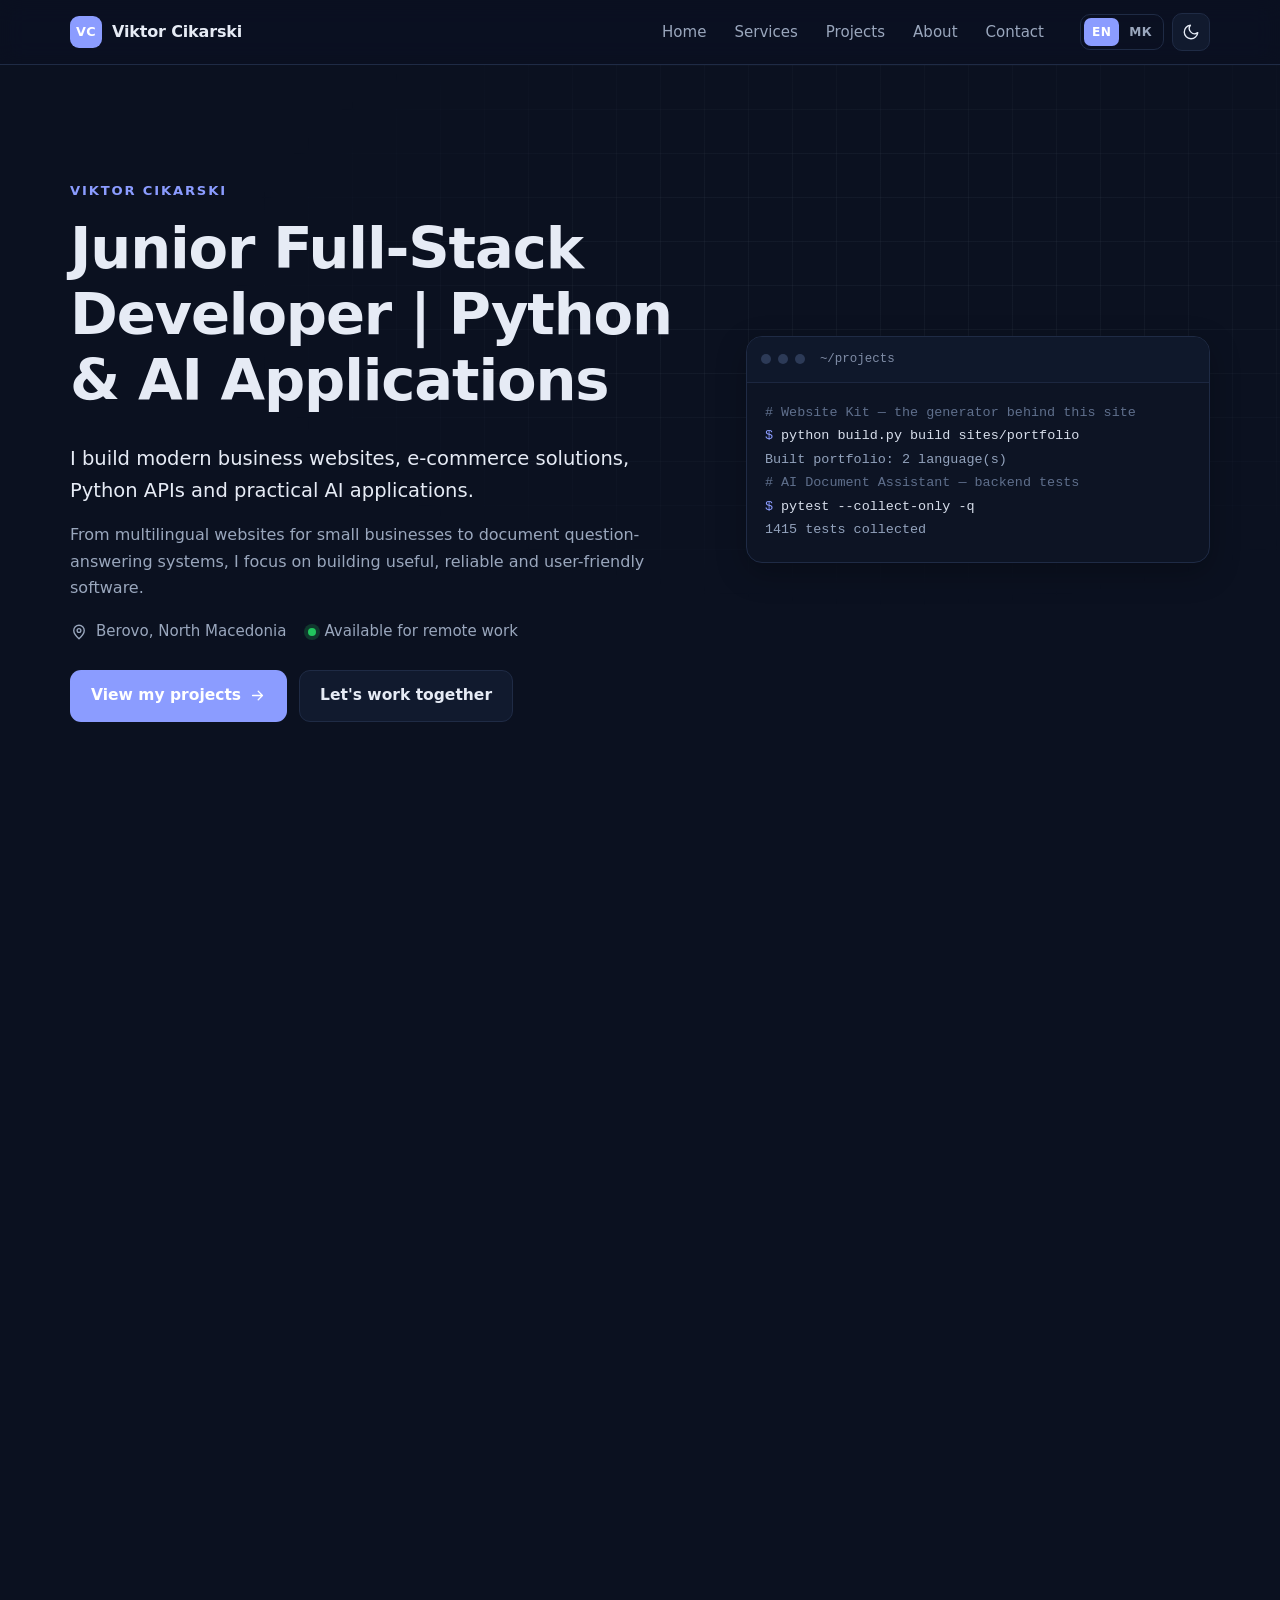
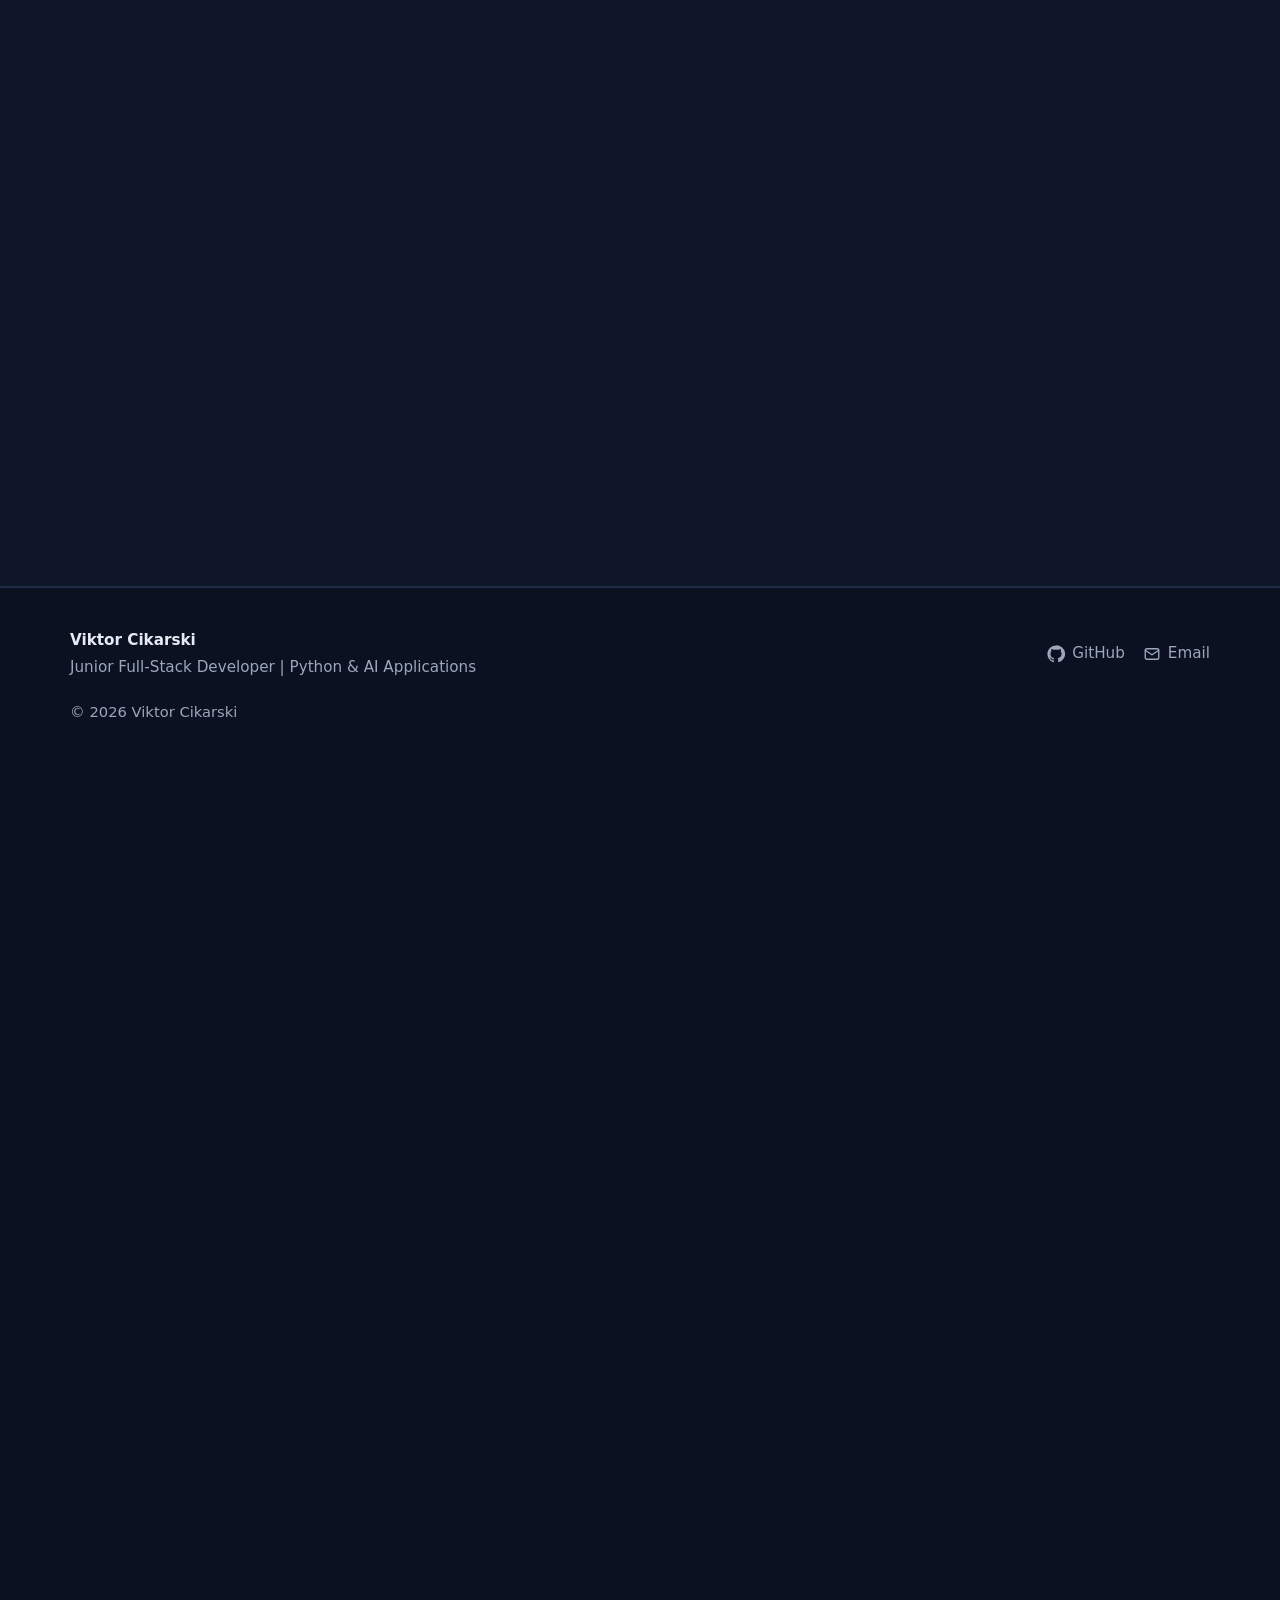
<file: index.html>
<!doctype html><html><head><meta charset="utf-8"><meta name="robots" content="noindex"><meta http-equiv="refresh" content="0; url=portfolio.html"><link rel="canonical" href="portfolio.html"></head><body><a href="portfolio.html">portfolio.html</a></body></html>
</file>
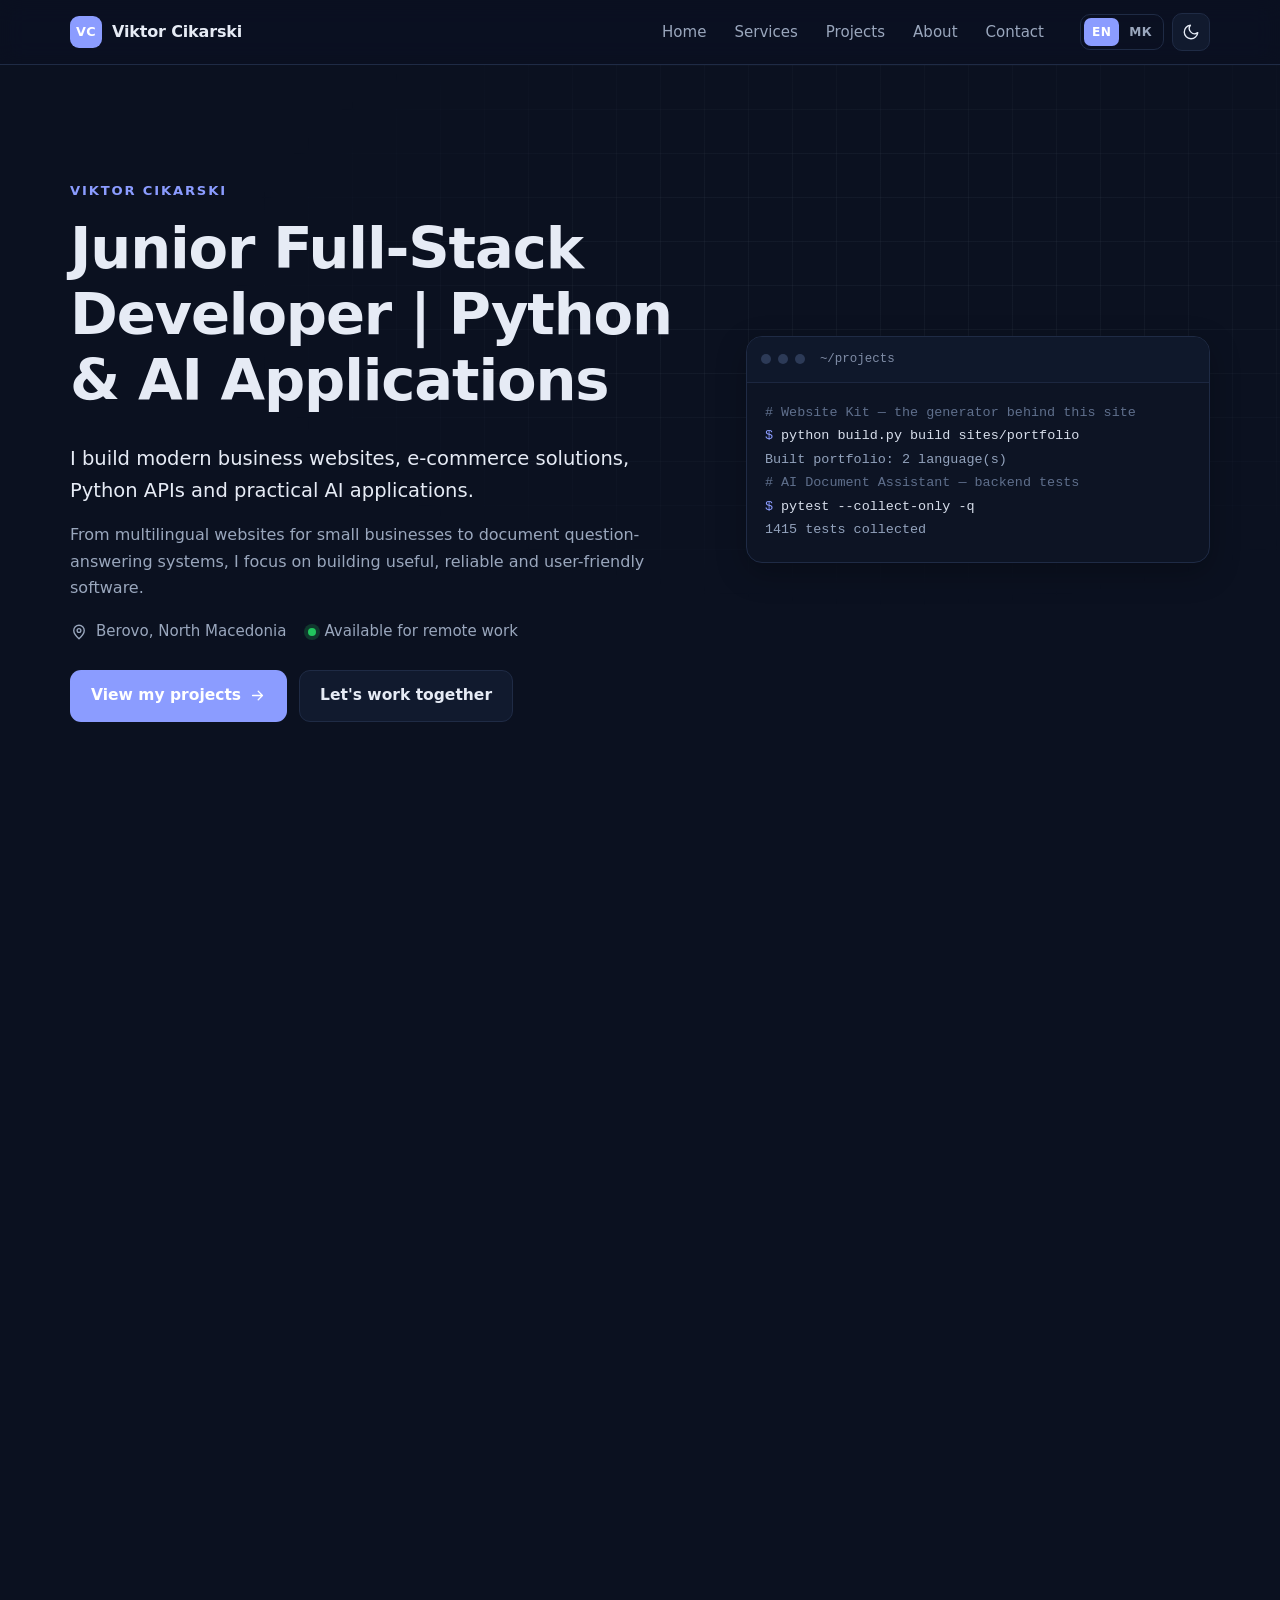
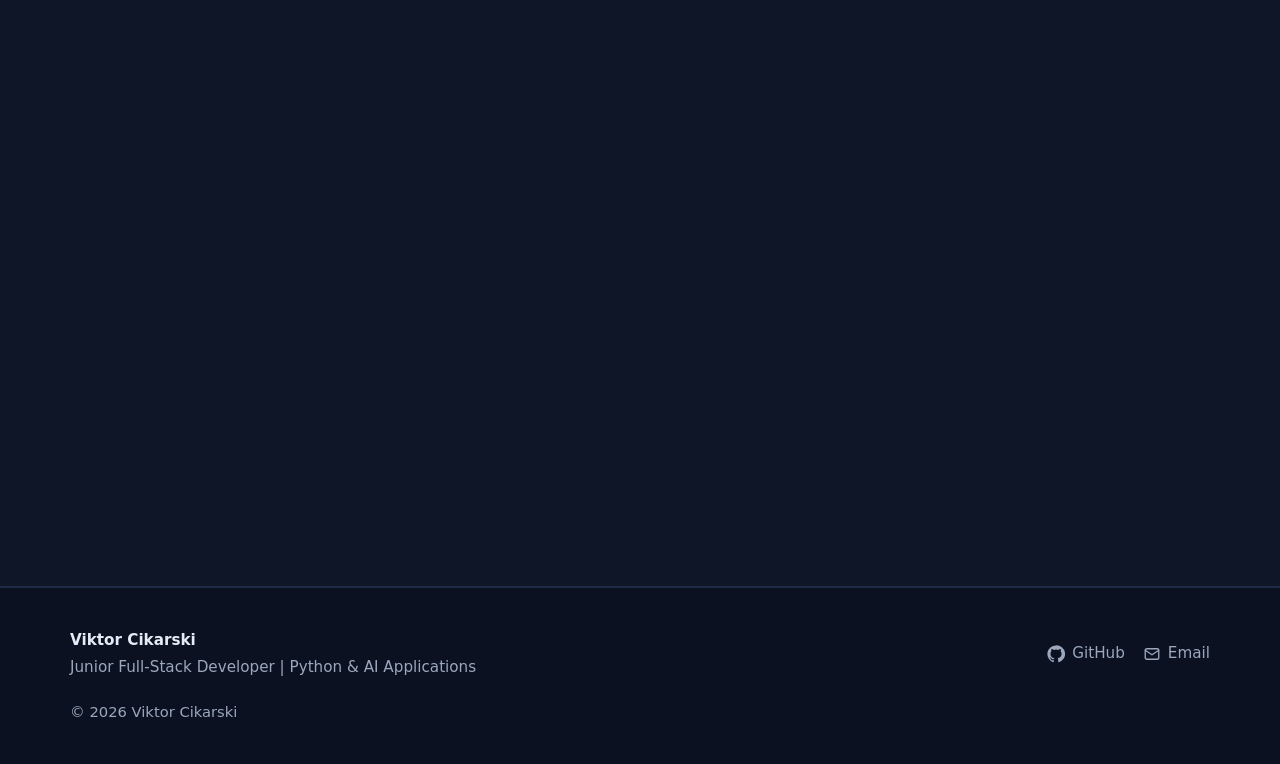
<file: en/index.html>
<!doctype html><html><head><meta charset="utf-8"><meta name="robots" content="noindex"><meta http-equiv="refresh" content="0; url=../portfolio.html"><link rel="canonical" href="../portfolio.html"></head><body><a href="../portfolio.html">../portfolio.html</a></body></html>
</file>
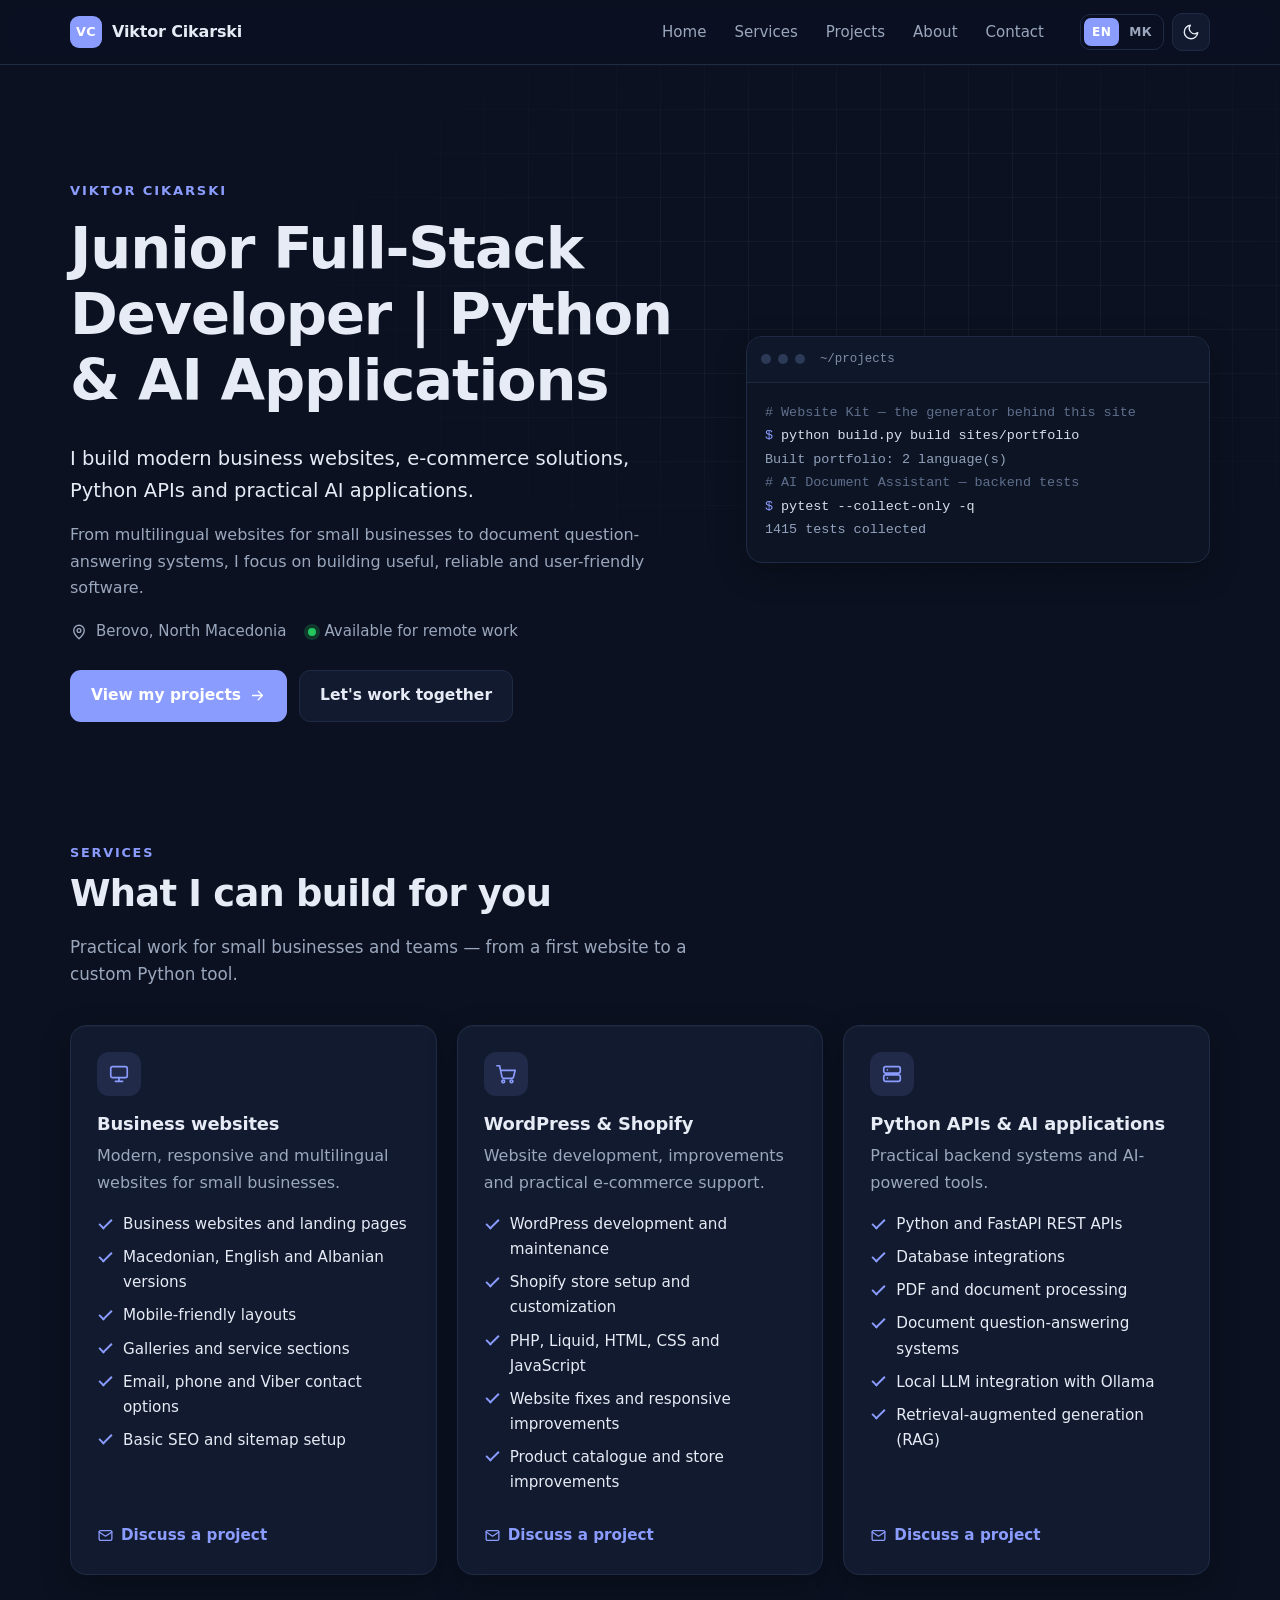
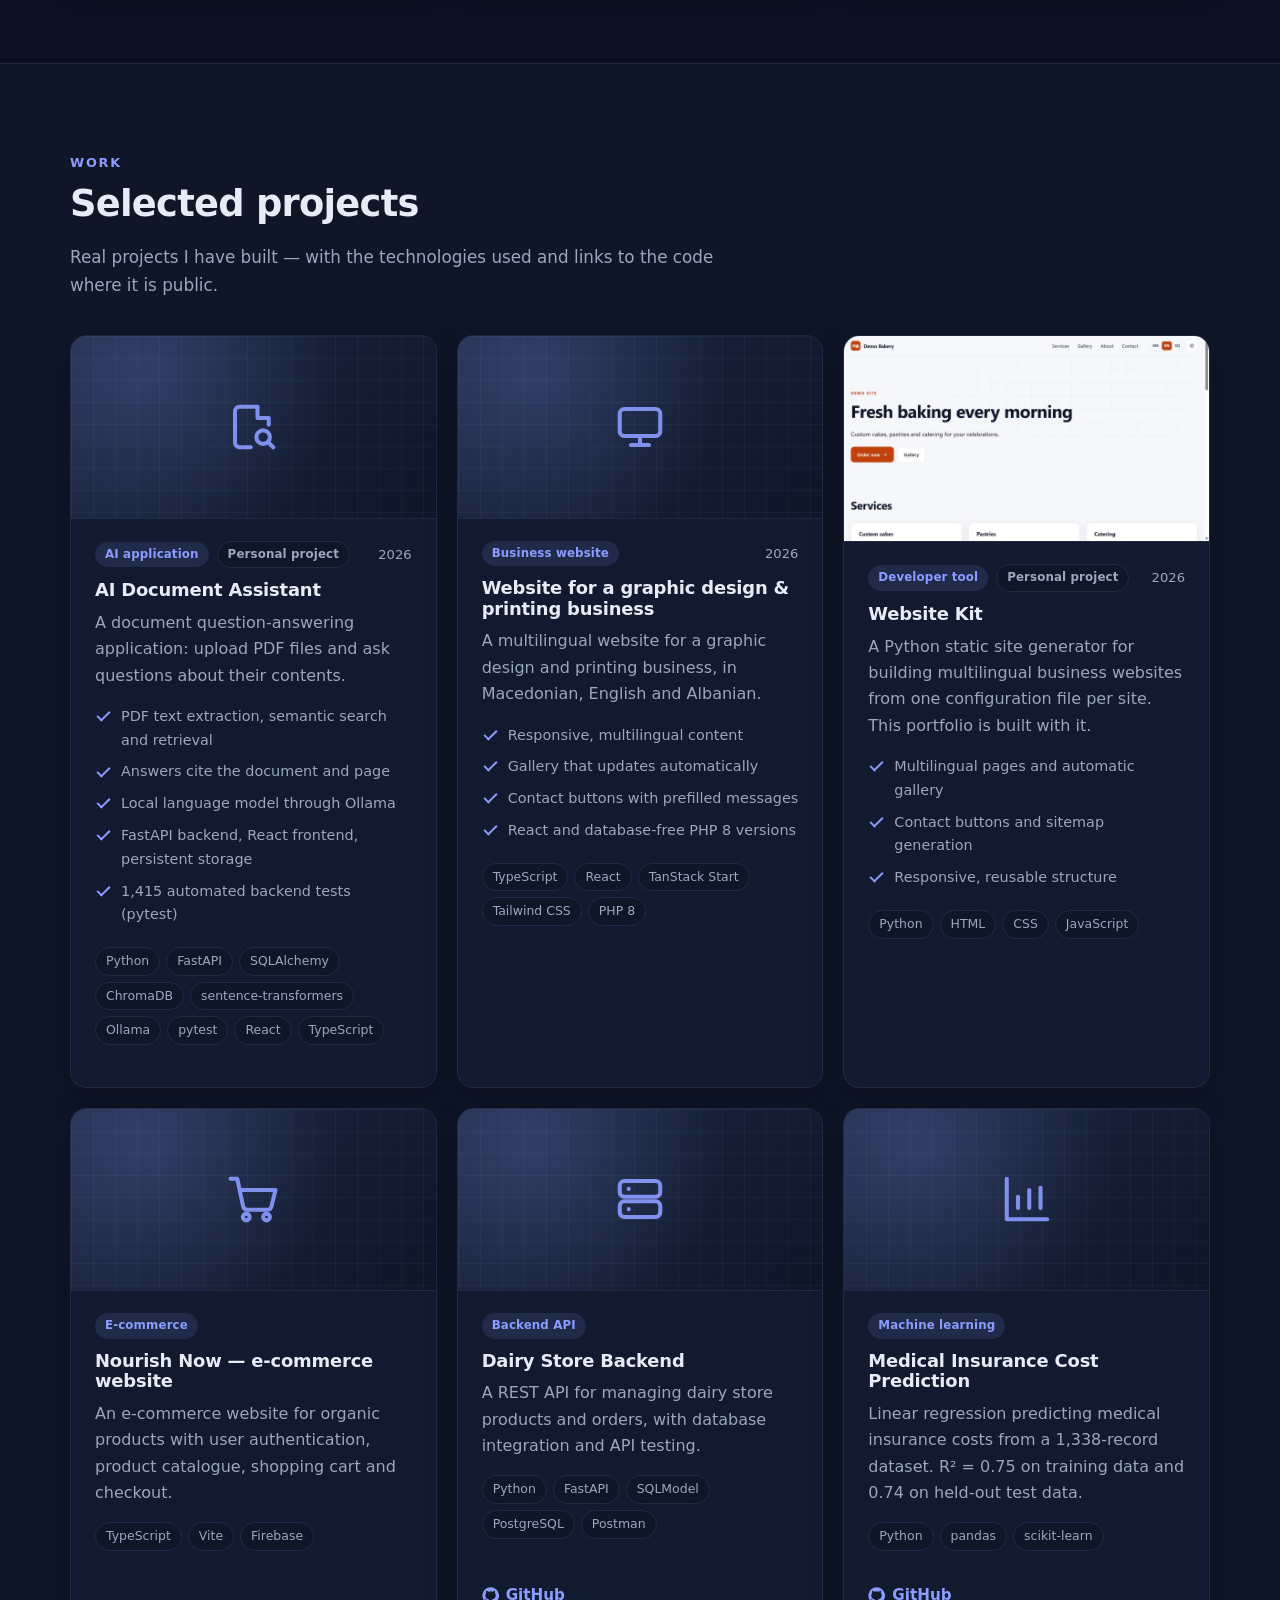
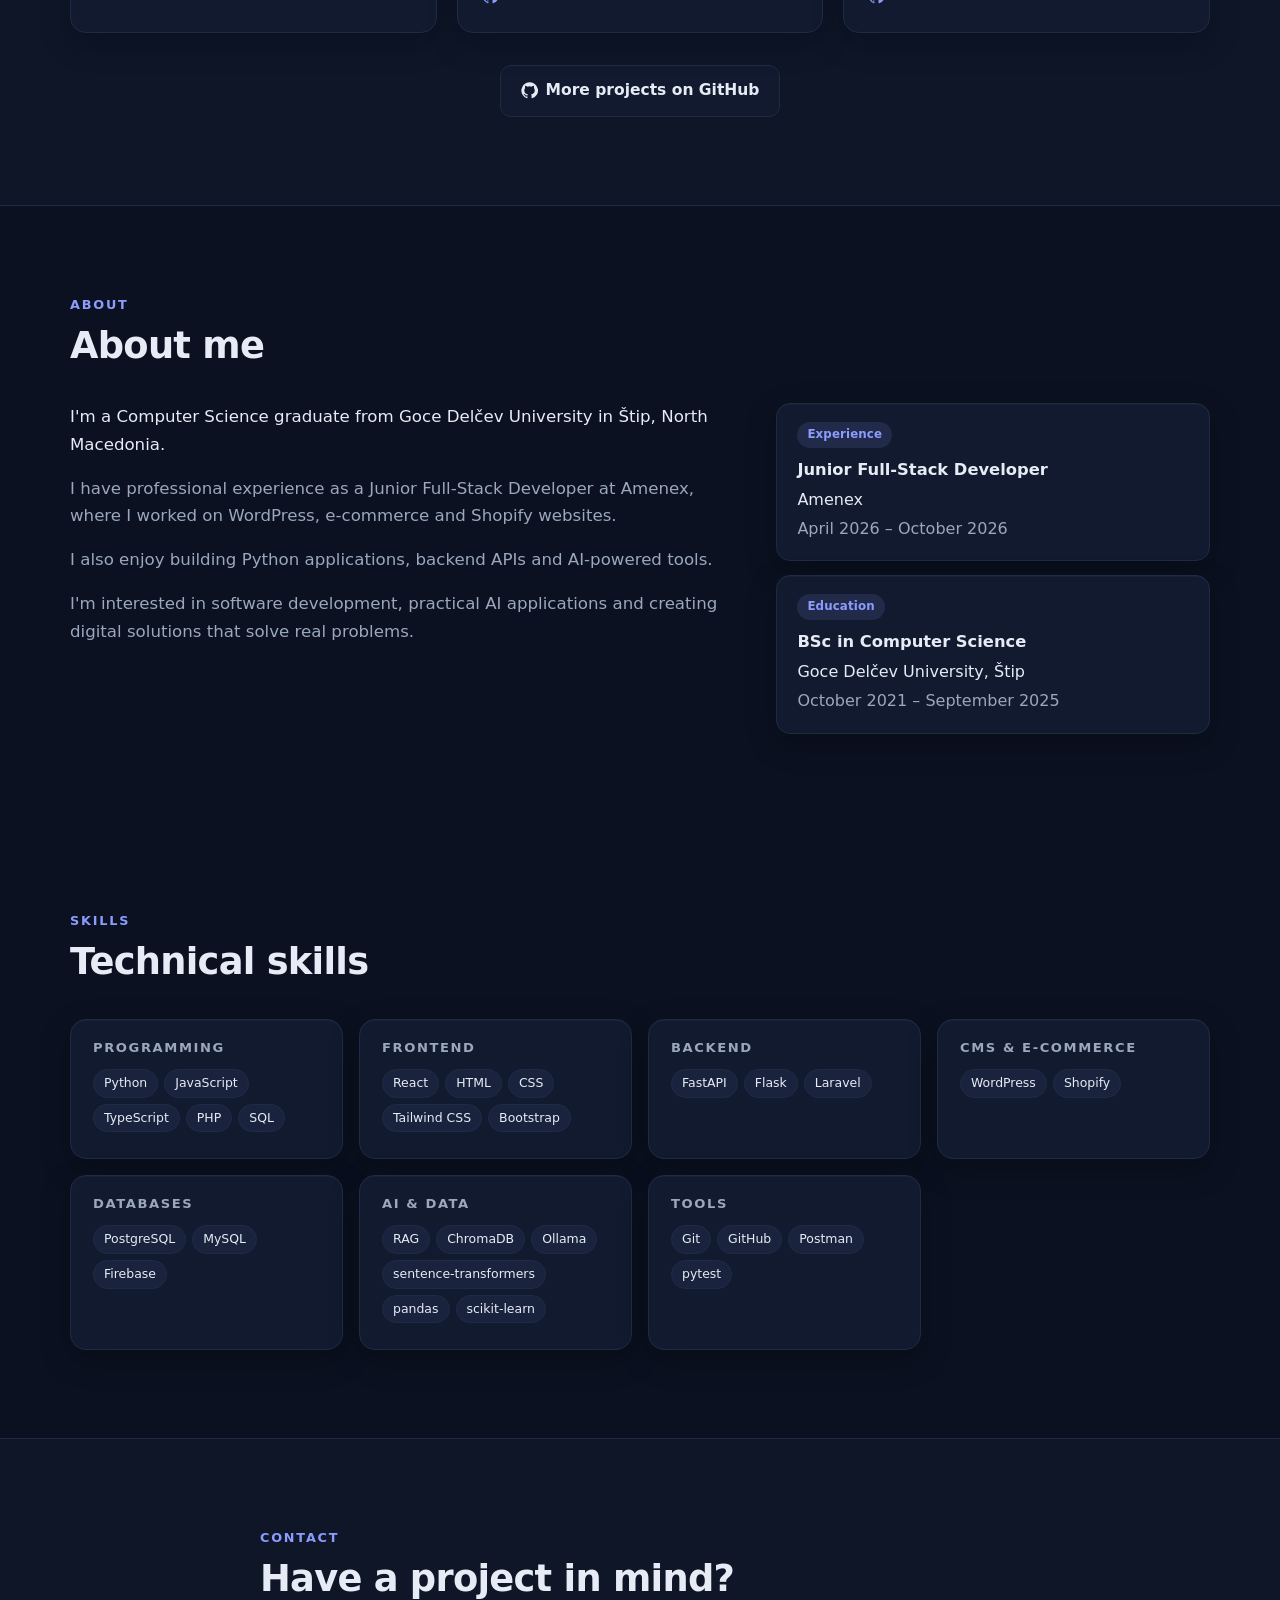
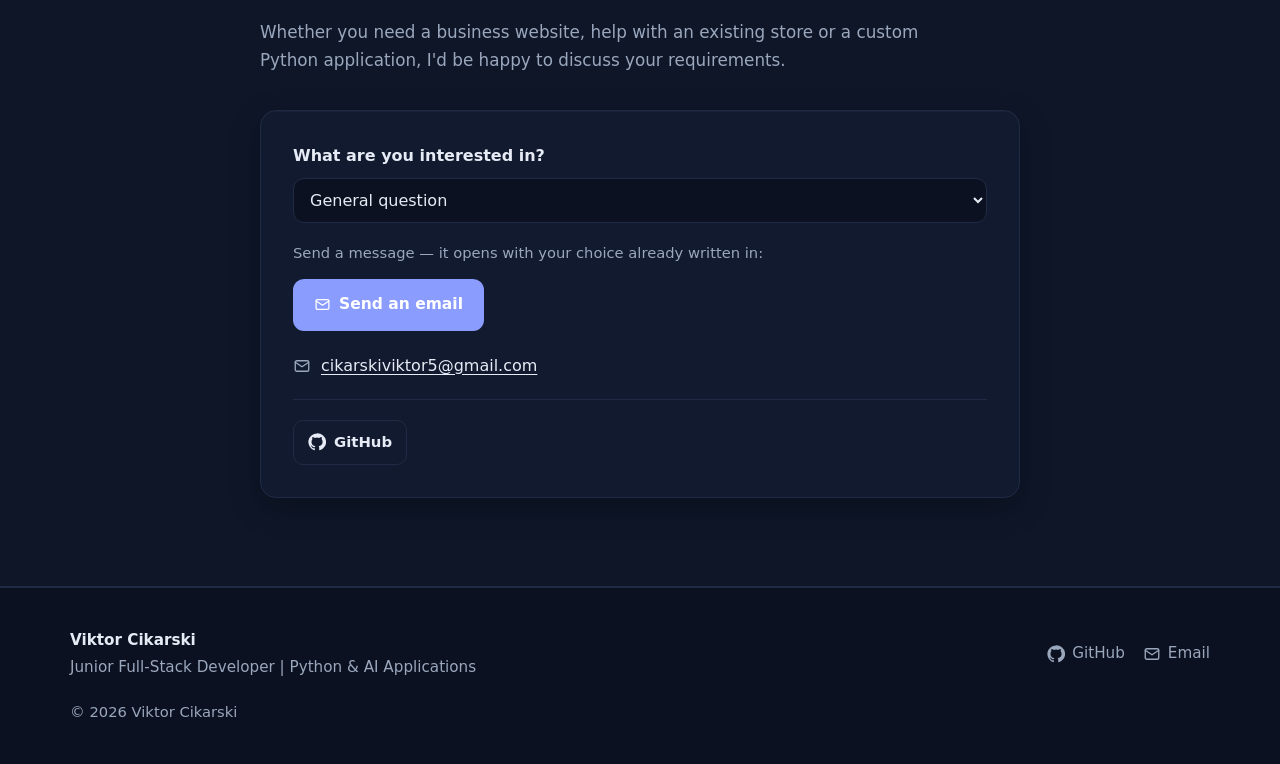
<file: portfolio.html>
<!doctype html>
<html lang="en">
<head>
<meta charset="utf-8">
<meta name="viewport" content="width=device-width, initial-scale=1">
<title>Viktor Cikarski — Junior Full-Stack Developer | Python &amp; AI Applications</title>
<meta name="description" content="Business websites, WordPress and Shopify stores, Python APIs and practical AI applications. Based in Berovo, North Macedonia, available for remote work.">
<meta property="og:title" content="Viktor Cikarski — Junior Full-Stack Developer | Python &amp; AI Applications">
<meta property="og:description" content="Business websites, WordPress and Shopify stores, Python APIs and practical AI applications. Based in Berovo, North Macedonia, available for remote work.">
<meta property="og:type" content="website">
<meta property="og:site_name" content="Viktor Cikarski">
<meta property="og:locale" content="en_US">
<meta name="twitter:card" content="summary_large_image">
<link rel="canonical" href="https://cikara22.github.io/portfolio.html">
<meta property="og:url" content="https://cikara22.github.io/portfolio.html">
<link rel="alternate" hreflang="en" href="https://cikara22.github.io/portfolio.html">
<link rel="alternate" hreflang="mk" href="https://cikara22.github.io/mk/portfolio.html">
<link rel="alternate" hreflang="x-default" href="https://cikara22.github.io/portfolio.html">
<meta property="og:image" content="https://cikara22.github.io/images/og-image.jpg">
<meta name="twitter:image" content="https://cikara22.github.io/images/og-image.jpg">
<meta name="author" content="Viktor Cikarski">
<meta name="theme-color" content="#4f5bd5">
<link rel="icon" href="favicon.svg?v=47183268ee" type="image/svg+xml">
<script>(function(){var d=document.documentElement,t=null;try{t=localStorage.getItem('theme')}catch(e){}if(t!=='light'&&t!=='dark'){t='dark';if(t==='auto')t=window.matchMedia&&matchMedia('(prefers-color-scheme: dark)').matches?'dark':'light'}d.setAttribute('data-theme',t);d.classList.add('js')})();</script>
<link rel="stylesheet" href="assets/portfolio.css?v=47183268ee">
<style>:root{--accent:#4f5bd5;--on-accent:#ffffff}[data-theme=dark]{--accent:#8b9cff;--on-accent:#ffffff}@media (prefers-color-scheme: dark){:root:not([data-theme]){--accent:#8b9cff;--on-accent:#ffffff}}</style>
</head>
<body>
<a class="skip-link" href="#main">Skip to content</a>

<header class="site-header">
  <div class="container header-inner">
    <a class="brand" href="#top"><span class="brand-mark" aria-hidden="true">VC</span><span>Viktor Cikarski</span></a>
    <nav class="nav" id="site-nav" aria-label="Main menu"><a href="#top">Home</a><a href="#services">Services</a><a href="#projects">Projects</a><a href="#about">About</a><a href="#contact">Contact</a></nav>
    <div class="header-tools">
      <div class="langs" aria-label="Language"><a href="portfolio.html" hreflang="en" lang="en" aria-current="true">EN</a><a href="mk/portfolio.html" hreflang="mk" lang="mk">МК</a></div>
      <button type="button" class="icon-btn theme-toggle" aria-label="Switch light/dark theme" title="Switch light/dark theme"><svg class="icon icon-sun" viewBox="0 0 24 24" fill="none" stroke="currentColor" stroke-width="1.8" stroke-linecap="round" stroke-linejoin="round" aria-hidden="true"><circle cx="12" cy="12" r="4"/><path d="M12 2v2M12 20v2M4.9 4.9l1.4 1.4M17.7 17.7l1.4 1.4M2 12h2M20 12h2M4.9 19.1l1.4-1.4M17.7 6.3l1.4-1.4"/></svg><svg class="icon icon-moon" viewBox="0 0 24 24" fill="none" stroke="currentColor" stroke-width="1.8" stroke-linecap="round" stroke-linejoin="round" aria-hidden="true"><path d="M21 12.8A9 9 0 1 1 11.2 3a7 7 0 0 0 9.8 9.8z"/></svg></button>
      <button type="button" class="icon-btn menu-toggle" aria-controls="site-nav" aria-expanded="false" aria-label="Main menu"><svg class="icon icon-open" viewBox="0 0 24 24" fill="none" stroke="currentColor" stroke-width="1.8" stroke-linecap="round" stroke-linejoin="round" aria-hidden="true"><path d="M4 7h16M4 12h16M4 17h16"/></svg><svg class="icon icon-close" viewBox="0 0 24 24" fill="none" stroke="currentColor" stroke-width="1.8" stroke-linecap="round" stroke-linejoin="round" aria-hidden="true"><path d="M6 6l12 12M18 6 6 18"/></svg></button>
    </div>
  </div>
</header>
<main id="main">

<section class="hero" id="top">
  <div class="container hero-inner has-visual">
    <div class="hero-copy">
      <p class="eyebrow">Viktor Cikarski</p>
      <h1>Junior Full-Stack Developer | Python &amp; AI Applications</h1>
      <p class="lead">I build modern business websites, e-commerce solutions, Python APIs and practical AI applications.</p><p class="hero-text">From multilingual websites for small businesses to document question-answering systems, I focus on building useful, reliable and user-friendly software.</p>
      <p class="hero-meta"><span><svg class="icon" viewBox="0 0 24 24" fill="none" stroke="currentColor" stroke-width="1.8" stroke-linecap="round" stroke-linejoin="round" aria-hidden="true"><path d="M12 21s-7-6.2-7-11a7 7 0 0 1 14 0c0 4.8-7 11-7 11z"/><circle cx="12" cy="10" r="2.5"/></svg>Berovo, North Macedonia</span><span><i class="status-dot"></i>Available for remote work</span></p>
      <div class="actions"><a class="btn btn-primary" href="#projects">View my projects<svg class="icon" viewBox="0 0 24 24" fill="none" stroke="currentColor" stroke-width="1.8" stroke-linecap="round" stroke-linejoin="round" aria-hidden="true"><path d="M5 12h14M13 6l6 6-6 6"/></svg></a><a class="btn btn-ghost" href="#contact">Let&#x27;s work together</a></div>
    </div>
    
    <figure class="terminal" aria-hidden="true">
      <div class="terminal-bar"><span></span><span></span><span></span><em>~/projects</em></div>
      <pre><code><span class="t-line t-comment"># Website Kit — the generator behind this site</span><span class="t-line"><span class="t-prompt">$</span> python build.py build sites/portfolio</span><span class="t-line t-out">Built portfolio: 2 language(s)</span><span class="t-line t-comment"># AI Document Assistant — backend tests</span><span class="t-line"><span class="t-prompt">$</span> pytest --collect-only -q</span><span class="t-line t-out">1415 tests collected</span></code></pre>
    </figure>
  </div>
</section>
<section id="services" class="section">
  <div class="container">
    <div class="section-head reveal"><p class="section-eyebrow">Services</p><h2>What I can build for you</h2><p class="section-intro">Practical work for small businesses and teams — from a first website to a custom Python tool.</p></div>
    <div class="grid grid-3">
    <article class="card service reveal">
      <span class="card-icon"><svg class="icon" viewBox="0 0 24 24" fill="none" stroke="currentColor" stroke-width="1.8" stroke-linecap="round" stroke-linejoin="round" aria-hidden="true"><rect x="3" y="4" width="18" height="12" rx="2"/><path d="M8 20h8M12 16v4"/></svg></span>
      <h3>Business websites</h3>
      <p>Modern, responsive and multilingual websites for small businesses.</p>
      <ul class="checklist"><li>Business websites and landing pages</li><li>Macedonian, English and Albanian versions</li><li>Mobile-friendly layouts</li><li>Galleries and service sections</li><li>Email, phone and Viber contact options</li><li>Basic SEO and sitemap setup</li></ul><a class="card-link" href="mailto:cikarskiviktor5@gmail.com?subject=Enquiry%3A%20Business%20websites&amp;body=Hello%2C%20I%27m%20interested%20in%3A%20Business%20websites"><svg class="icon" viewBox="0 0 24 24" fill="none" stroke="currentColor" stroke-width="1.8" stroke-linecap="round" stroke-linejoin="round" aria-hidden="true"><rect x="3" y="5" width="18" height="14" rx="2"/><path d="m3 7 9 6 9-6"/></svg>Discuss a project</a>
    </article>
    <article class="card service reveal">
      <span class="card-icon"><svg class="icon" viewBox="0 0 24 24" fill="none" stroke="currentColor" stroke-width="1.8" stroke-linecap="round" stroke-linejoin="round" aria-hidden="true"><circle cx="9" cy="20" r="1.5"/><circle cx="18" cy="20" r="1.5"/><path d="M2 3h3l2.6 12.2a2 2 0 0 0 2 1.6h8.6a2 2 0 0 0 2-1.5L22 8H6"/></svg></span>
      <h3>WordPress &amp; Shopify</h3>
      <p>Website development, improvements and practical e-commerce support.</p>
      <ul class="checklist"><li>WordPress development and maintenance</li><li>Shopify store setup and customization</li><li>PHP, Liquid, HTML, CSS and JavaScript</li><li>Website fixes and responsive improvements</li><li>Product catalogue and store improvements</li></ul><a class="card-link" href="mailto:cikarskiviktor5@gmail.com?subject=Enquiry%3A%20WordPress%20%26%20Shopify&amp;body=Hello%2C%20I%27m%20interested%20in%3A%20WordPress%20%26%20Shopify"><svg class="icon" viewBox="0 0 24 24" fill="none" stroke="currentColor" stroke-width="1.8" stroke-linecap="round" stroke-linejoin="round" aria-hidden="true"><rect x="3" y="5" width="18" height="14" rx="2"/><path d="m3 7 9 6 9-6"/></svg>Discuss a project</a>
    </article>
    <article class="card service reveal">
      <span class="card-icon"><svg class="icon" viewBox="0 0 24 24" fill="none" stroke="currentColor" stroke-width="1.8" stroke-linecap="round" stroke-linejoin="round" aria-hidden="true"><rect x="3" y="4" width="18" height="7" rx="2"/><rect x="3" y="13" width="18" height="7" rx="2"/><path d="M7 7.5h.01M7 16.5h.01"/></svg></span>
      <h3>Python APIs &amp; AI applications</h3>
      <p>Practical backend systems and AI-powered tools.</p>
      <ul class="checklist"><li>Python and FastAPI REST APIs</li><li>Database integrations</li><li>PDF and document processing</li><li>Document question-answering systems</li><li>Local LLM integration with Ollama</li><li>Retrieval-augmented generation (RAG)</li></ul><a class="card-link" href="mailto:cikarskiviktor5@gmail.com?subject=Enquiry%3A%20Python%20APIs%20%26%20AI%20applications&amp;body=Hello%2C%20I%27m%20interested%20in%3A%20Python%20APIs%20%26%20AI%20applications"><svg class="icon" viewBox="0 0 24 24" fill="none" stroke="currentColor" stroke-width="1.8" stroke-linecap="round" stroke-linejoin="round" aria-hidden="true"><rect x="3" y="5" width="18" height="14" rx="2"/><path d="m3 7 9 6 9-6"/></svg>Discuss a project</a>
    </article></div>
  </div>
</section>
<section id="projects" class="section section-alt">
  <div class="container">
    <div class="section-head reveal"><p class="section-eyebrow">Work</p><h2>Selected projects</h2><p class="section-intro">Real projects I have built — with the technologies used and links to the code where it is public.</p></div>
    <div class="grid grid-projects">
    <article class="card project reveal">
      <div class="project-cover cover-document"><svg class="cover-icon" viewBox="0 0 24 24" fill="none" stroke="currentColor" stroke-width="1.8" stroke-linecap="round" stroke-linejoin="round" aria-hidden="true"><path d="M14 3H6a2 2 0 0 0-2 2v14a2 2 0 0 0 2 2h5"/><path d="M14 3v5h5M19 8v3"/><circle cx="16.5" cy="16.5" r="3"/><path d="m21 21-2.4-2.4"/></svg></div>
      <div class="project-body">
        <div class="project-meta"><span class="badge">AI application</span><span class="badge badge-muted">Personal project</span><span class="year">2026</span></div>
        <h3>AI Document Assistant</h3>
        <p>A document question-answering application: upload PDF files and ask questions about their contents.</p>
        <ul class="checklist checklist-sm"><li>PDF text extraction, semantic search and retrieval</li><li>Answers cite the document and page</li><li>Local language model through Ollama</li><li>FastAPI backend, React frontend, persistent storage</li><li>1,415 automated backend tests (pytest)</li></ul>
        <ul class="tags"><li>Python</li><li>FastAPI</li><li>SQLAlchemy</li><li>ChromaDB</li><li>sentence-transformers</li><li>Ollama</li><li>pytest</li><li>React</li><li>TypeScript</li></ul>
        
      </div>
    </article>
    <article class="card project reveal">
      <div class="project-cover cover-web"><svg class="cover-icon" viewBox="0 0 24 24" fill="none" stroke="currentColor" stroke-width="1.8" stroke-linecap="round" stroke-linejoin="round" aria-hidden="true"><rect x="3" y="4" width="18" height="12" rx="2"/><path d="M8 20h8M12 16v4"/></svg></div>
      <div class="project-body">
        <div class="project-meta"><span class="badge">Business website</span><span class="year">2026</span></div>
        <h3>Website for a graphic design &amp; printing business</h3>
        <p>A multilingual website for a graphic design and printing business, in Macedonian, English and Albanian.</p>
        <ul class="checklist checklist-sm"><li>Responsive, multilingual content</li><li>Gallery that updates automatically</li><li>Contact buttons with prefilled messages</li><li>React and database-free PHP 8 versions</li></ul>
        <ul class="tags"><li>TypeScript</li><li>React</li><li>TanStack Start</li><li>Tailwind CSS</li><li>PHP 8</li></ul>
        
      </div>
    </article>
    <article class="card project reveal">
      <div class="project-cover has-image"><img src="images/website-kit-demo.jpg" alt="Screenshot of Website Kit" loading="lazy" width="1200" height="675"></div>
      <div class="project-body">
        <div class="project-meta"><span class="badge">Developer tool</span><span class="badge badge-muted">Personal project</span><span class="year">2026</span></div>
        <h3>Website Kit</h3>
        <p>A Python static site generator for building multilingual business websites from one configuration file per site. This portfolio is built with it.</p>
        <ul class="checklist checklist-sm"><li>Multilingual pages and automatic gallery</li><li>Contact buttons and sitemap generation</li><li>Responsive, reusable structure</li></ul>
        <ul class="tags"><li>Python</li><li>HTML</li><li>CSS</li><li>JavaScript</li></ul>
        
      </div>
    </article>
    <article class="card project reveal">
      <div class="project-cover cover-cart"><svg class="cover-icon" viewBox="0 0 24 24" fill="none" stroke="currentColor" stroke-width="1.8" stroke-linecap="round" stroke-linejoin="round" aria-hidden="true"><circle cx="9" cy="20" r="1.5"/><circle cx="18" cy="20" r="1.5"/><path d="M2 3h3l2.6 12.2a2 2 0 0 0 2 1.6h8.6a2 2 0 0 0 2-1.5L22 8H6"/></svg></div>
      <div class="project-body">
        <div class="project-meta"><span class="badge">E-commerce</span></div>
        <h3>Nourish Now — e-commerce website</h3>
        <p>An e-commerce website for organic products with user authentication, product catalogue, shopping cart and checkout.</p>
        
        <ul class="tags"><li>TypeScript</li><li>Vite</li><li>Firebase</li></ul>
        
      </div>
    </article>
    <article class="card project reveal">
      <div class="project-cover cover-api"><svg class="cover-icon" viewBox="0 0 24 24" fill="none" stroke="currentColor" stroke-width="1.8" stroke-linecap="round" stroke-linejoin="round" aria-hidden="true"><rect x="3" y="4" width="18" height="7" rx="2"/><rect x="3" y="13" width="18" height="7" rx="2"/><path d="M7 7.5h.01M7 16.5h.01"/></svg></div>
      <div class="project-body">
        <div class="project-meta"><span class="badge">Backend API</span></div>
        <h3>Dairy Store Backend</h3>
        <p>A REST API for managing dairy store products and orders, with database integration and API testing.</p>
        
        <ul class="tags"><li>Python</li><li>FastAPI</li><li>SQLModel</li><li>PostgreSQL</li><li>Postman</li></ul>
        <div class="card-links"><a class="card-link" href="https://github.com/cikara22/dairy-store" target="_blank" rel="noopener"><svg class="icon" viewBox="0 0 24 24" fill="currentColor" aria-hidden="true"><path d="M12 .5a11.5 11.5 0 0 0-3.64 22.41c.58.1.79-.25.79-.56v-2c-3.2.7-3.88-1.37-3.88-1.37-.53-1.33-1.28-1.69-1.28-1.69-1.05-.71.08-.7.08-.7 1.16.08 1.77 1.19 1.77 1.19 1.03 1.77 2.7 1.26 3.36.96.1-.75.4-1.26.73-1.55-2.55-.29-5.24-1.28-5.24-5.69 0-1.26.45-2.29 1.19-3.1-.12-.29-.52-1.46.11-3.05 0 0 .97-.31 3.17 1.18a11 11 0 0 1 5.77 0c2.2-1.49 3.17-1.18 3.17-1.18.63 1.59.23 2.76.11 3.05.74.81 1.19 1.84 1.19 3.1 0 4.42-2.7 5.39-5.26 5.68.41.36.78 1.06.78 2.14v3.17c0 .31.21.67.8.56A11.5 11.5 0 0 0 12 .5z"/></svg>GitHub<span class="sr-only"> — Dairy Store Backend</span></a></div>
      </div>
    </article>
    <article class="card project reveal">
      <div class="project-cover cover-chart"><svg class="cover-icon" viewBox="0 0 24 24" fill="none" stroke="currentColor" stroke-width="1.8" stroke-linecap="round" stroke-linejoin="round" aria-hidden="true"><path d="M3 3v18h18"/><path d="M8 16v-5M13 16V8M18 16V7"/></svg></div>
      <div class="project-body">
        <div class="project-meta"><span class="badge">Machine learning</span></div>
        <h3>Medical Insurance Cost Prediction</h3>
        <p>Linear regression predicting medical insurance costs from a 1,338-record dataset. R² = 0.75 on training data and 0.74 on held-out test data.</p>
        
        <ul class="tags"><li>Python</li><li>pandas</li><li>scikit-learn</li></ul>
        <div class="card-links"><a class="card-link" href="https://github.com/cikara22/Medical-Insurance-Cost-Prediction-Model-using-Python" target="_blank" rel="noopener"><svg class="icon" viewBox="0 0 24 24" fill="currentColor" aria-hidden="true"><path d="M12 .5a11.5 11.5 0 0 0-3.64 22.41c.58.1.79-.25.79-.56v-2c-3.2.7-3.88-1.37-3.88-1.37-.53-1.33-1.28-1.69-1.28-1.69-1.05-.71.08-.7.08-.7 1.16.08 1.77 1.19 1.77 1.19 1.03 1.77 2.7 1.26 3.36.96.1-.75.4-1.26.73-1.55-2.55-.29-5.24-1.28-5.24-5.69 0-1.26.45-2.29 1.19-3.1-.12-.29-.52-1.46.11-3.05 0 0 .97-.31 3.17 1.18a11 11 0 0 1 5.77 0c2.2-1.49 3.17-1.18 3.17-1.18.63 1.59.23 2.76.11 3.05.74.81 1.19 1.84 1.19 3.1 0 4.42-2.7 5.39-5.26 5.68.41.36.78 1.06.78 2.14v3.17c0 .31.21.67.8.56A11.5 11.5 0 0 0 12 .5z"/></svg>GitHub<span class="sr-only"> — Medical Insurance Cost Prediction</span></a></div>
      </div>
    </article></div>
    <p class="more-link reveal"><a class="btn btn-ghost" href="https://github.com/cikara22" target="_blank" rel="noopener"><svg class="icon" viewBox="0 0 24 24" fill="currentColor" aria-hidden="true"><path d="M12 .5a11.5 11.5 0 0 0-3.64 22.41c.58.1.79-.25.79-.56v-2c-3.2.7-3.88-1.37-3.88-1.37-.53-1.33-1.28-1.69-1.28-1.69-1.05-.71.08-.7.08-.7 1.16.08 1.77 1.19 1.77 1.19 1.03 1.77 2.7 1.26 3.36.96.1-.75.4-1.26.73-1.55-2.55-.29-5.24-1.28-5.24-5.69 0-1.26.45-2.29 1.19-3.1-.12-.29-.52-1.46.11-3.05 0 0 .97-.31 3.17 1.18a11 11 0 0 1 5.77 0c2.2-1.49 3.17-1.18 3.17-1.18.63 1.59.23 2.76.11 3.05.74.81 1.19 1.84 1.19 3.1 0 4.42-2.7 5.39-5.26 5.68.41.36.78 1.06.78 2.14v3.17c0 .31.21.67.8.56A11.5 11.5 0 0 0 12 .5z"/></svg>More projects on GitHub</a></p>
  </div>
</section>
<section id="about" class="section">
  <div class="container">
    <div class="section-head reveal"><p class="section-eyebrow">About</p><h2>About me</h2></div>
    <div class="about-grid">
      <div class="about-copy reveal"><p>I&#x27;m a Computer Science graduate from Goce Delčev University in Štip, North Macedonia.</p><p>I have professional experience as a Junior Full-Stack Developer at Amenex, where I worked on WordPress, e-commerce and Shopify websites.</p><p>I also enjoy building Python applications, backend APIs and AI-powered tools.</p><p>I&#x27;m interested in software development, practical AI applications and creating digital solutions that solve real problems.</p></div>
      <ul class="timeline reveal"><li><span class="badge">Experience</span><strong>Junior Full-Stack Developer</strong><span>Amenex</span><span class="muted">April 2026 – October 2026</span></li><li><span class="badge">Education</span><strong>BSc in Computer Science</strong><span>Goce Delčev University, Štip</span><span class="muted">October 2021 – September 2025</span></li></ul>
    </div>
  </div>
</section>
<section id="skills" class="section">
  <div class="container">
    <div class="section-head reveal"><p class="section-eyebrow">Skills</p><h2>Technical skills</h2></div>
    <div class="skills-grid"><div class="skill-group reveal"><h3>Programming</h3><ul class="tags"><li>Python</li><li>JavaScript</li><li>TypeScript</li><li>PHP</li><li>SQL</li></ul></div><div class="skill-group reveal"><h3>Frontend</h3><ul class="tags"><li>React</li><li>HTML</li><li>CSS</li><li>Tailwind CSS</li><li>Bootstrap</li></ul></div><div class="skill-group reveal"><h3>Backend</h3><ul class="tags"><li>FastAPI</li><li>Flask</li><li>Laravel</li></ul></div><div class="skill-group reveal"><h3>CMS &amp; e-commerce</h3><ul class="tags"><li>WordPress</li><li>Shopify</li></ul></div><div class="skill-group reveal"><h3>Databases</h3><ul class="tags"><li>PostgreSQL</li><li>MySQL</li><li>Firebase</li></ul></div><div class="skill-group reveal"><h3>AI &amp; data</h3><ul class="tags"><li>RAG</li><li>ChromaDB</li><li>Ollama</li><li>sentence-transformers</li><li>pandas</li><li>scikit-learn</li></ul></div><div class="skill-group reveal"><h3>Tools</h3><ul class="tags"><li>Git</li><li>GitHub</li><li>Postman</li><li>pytest</li></ul></div></div>
  </div>
</section>
<section id="contact" class="section section-alt">
  <div class="container narrow">
    <div class="section-head reveal"><p class="section-eyebrow">Contact</p><h2>Have a project in mind?</h2><p class="section-intro">Whether you need a business website, help with an existing store or a custom Python application, I&#x27;d be happy to discuss your requirements.</p></div>
    <div class="contact-box reveal" data-template="Hello, I&#x27;m interested in: {service}" data-subject-template="Enquiry: {service}">
      <label class="field"><span>What are you interested in?</span><select id="service-select"><option value="General question">General question</option><option value="Business websites">Business websites</option><option value="WordPress &amp; Shopify">WordPress &amp; Shopify</option><option value="Python APIs &amp; AI applications">Python APIs &amp; AI applications</option></select></label>
      <p class="muted small">Send a message — it opens with your choice already written in:</p>
      <div class="actions"><a class="btn btn-email" href="mailto:cikarskiviktor5@gmail.com?subject=Enquiry%3A%20General%20question&amp;body=Hello%2C%20I%27m%20interested%20in%3A%20General%20question" data-kind="email" data-value="cikarskiviktor5@gmail.com"><svg class="icon" viewBox="0 0 24 24" fill="none" stroke="currentColor" stroke-width="1.8" stroke-linecap="round" stroke-linejoin="round" aria-hidden="true"><rect x="3" y="5" width="18" height="14" rx="2"/><path d="m3 7 9 6 9-6"/></svg>Send an email</a></div>
      <ul class="contact-details"><li><svg class="icon" viewBox="0 0 24 24" fill="none" stroke="currentColor" stroke-width="1.8" stroke-linecap="round" stroke-linejoin="round" aria-hidden="true"><rect x="3" y="5" width="18" height="14" rx="2"/><path d="m3 7 9 6 9-6"/></svg><a href="mailto:cikarskiviktor5@gmail.com">cikarskiviktor5@gmail.com</a></li></ul>
      <div class="contact-links"><a class="link-btn" href="https://github.com/cikara22" target="_blank" rel="noopener me"><svg class="icon" viewBox="0 0 24 24" fill="currentColor" aria-hidden="true"><path d="M12 .5a11.5 11.5 0 0 0-3.64 22.41c.58.1.79-.25.79-.56v-2c-3.2.7-3.88-1.37-3.88-1.37-.53-1.33-1.28-1.69-1.28-1.69-1.05-.71.08-.7.08-.7 1.16.08 1.77 1.19 1.77 1.19 1.03 1.77 2.7 1.26 3.36.96.1-.75.4-1.26.73-1.55-2.55-.29-5.24-1.28-5.24-5.69 0-1.26.45-2.29 1.19-3.1-.12-.29-.52-1.46.11-3.05 0 0 .97-.31 3.17 1.18a11 11 0 0 1 5.77 0c2.2-1.49 3.17-1.18 3.17-1.18.63 1.59.23 2.76.11 3.05.74.81 1.19 1.84 1.19 3.1 0 4.42-2.7 5.39-5.26 5.68.41.36.78 1.06.78 2.14v3.17c0 .31.21.67.8.56A11.5 11.5 0 0 0 12 .5z"/></svg><span>GitHub</span></a></div>
    </div>
  </div>
</section>
</main>

<footer class="site-footer">
  <div class="container footer-inner">
    <div><strong>Viktor Cikarski</strong><p class="muted">Junior Full-Stack Developer | Python &amp; AI Applications</p></div>
    <div class="footer-links"><a class="footer-link" href="https://github.com/cikara22" target="_blank" rel="noopener me"><svg class="icon" viewBox="0 0 24 24" fill="currentColor" aria-hidden="true"><path d="M12 .5a11.5 11.5 0 0 0-3.64 22.41c.58.1.79-.25.79-.56v-2c-3.2.7-3.88-1.37-3.88-1.37-.53-1.33-1.28-1.69-1.28-1.69-1.05-.71.08-.7.08-.7 1.16.08 1.77 1.19 1.77 1.19 1.03 1.77 2.7 1.26 3.36.96.1-.75.4-1.26.73-1.55-2.55-.29-5.24-1.28-5.24-5.69 0-1.26.45-2.29 1.19-3.1-.12-.29-.52-1.46.11-3.05 0 0 .97-.31 3.17 1.18a11 11 0 0 1 5.77 0c2.2-1.49 3.17-1.18 3.17-1.18.63 1.59.23 2.76.11 3.05.74.81 1.19 1.84 1.19 3.1 0 4.42-2.7 5.39-5.26 5.68.41.36.78 1.06.78 2.14v3.17c0 .31.21.67.8.56A11.5 11.5 0 0 0 12 .5z"/></svg><span>GitHub</span></a><a class="footer-link" href="mailto:cikarskiviktor5@gmail.com" target="_blank" rel="noopener me"><svg class="icon" viewBox="0 0 24 24" fill="none" stroke="currentColor" stroke-width="1.8" stroke-linecap="round" stroke-linejoin="round" aria-hidden="true"><rect x="3" y="5" width="18" height="14" rx="2"/><path d="m3 7 9 6 9-6"/></svg><span>Email</span></a></div>
    <p class="muted small footer-copy">© 2026 Viktor Cikarski</p>
  </div>
</footer>
<script src="assets/portfolio.js?v=47183268ee" defer></script>
</body>
</html>
</file>
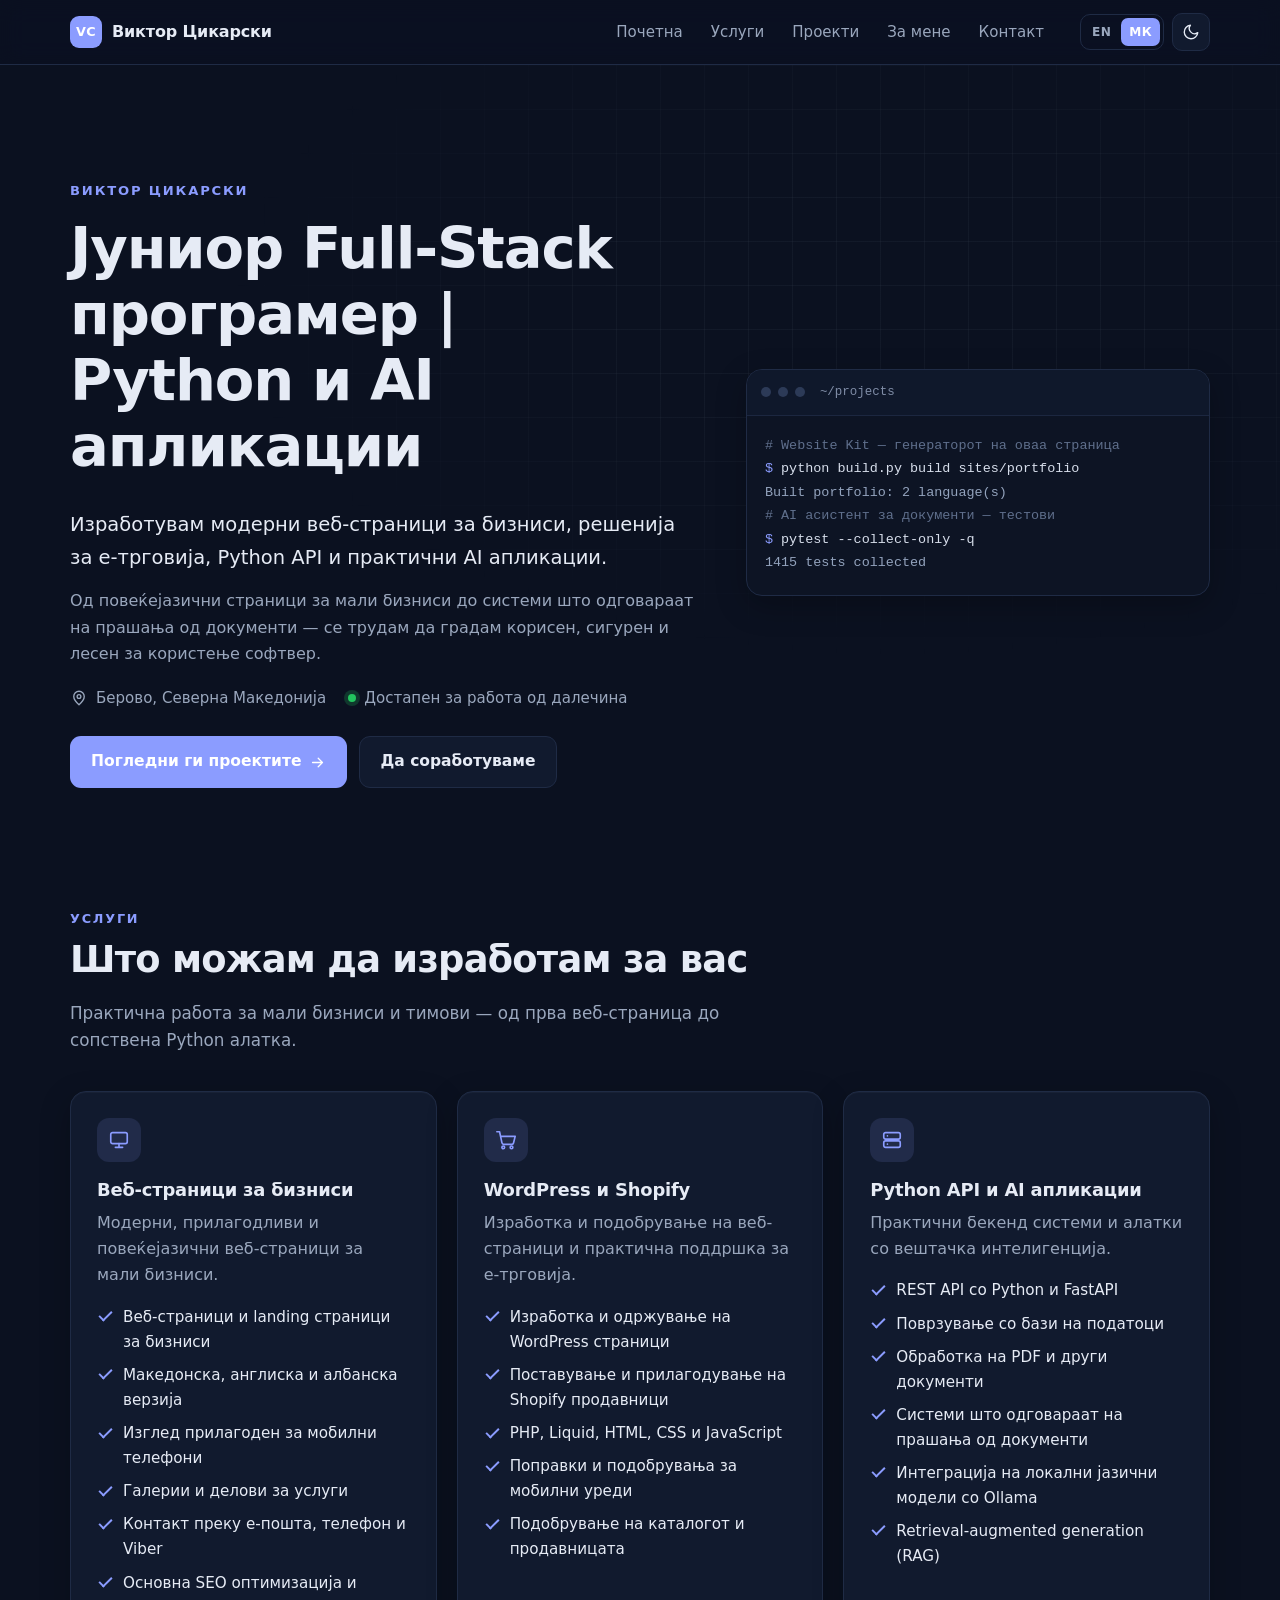
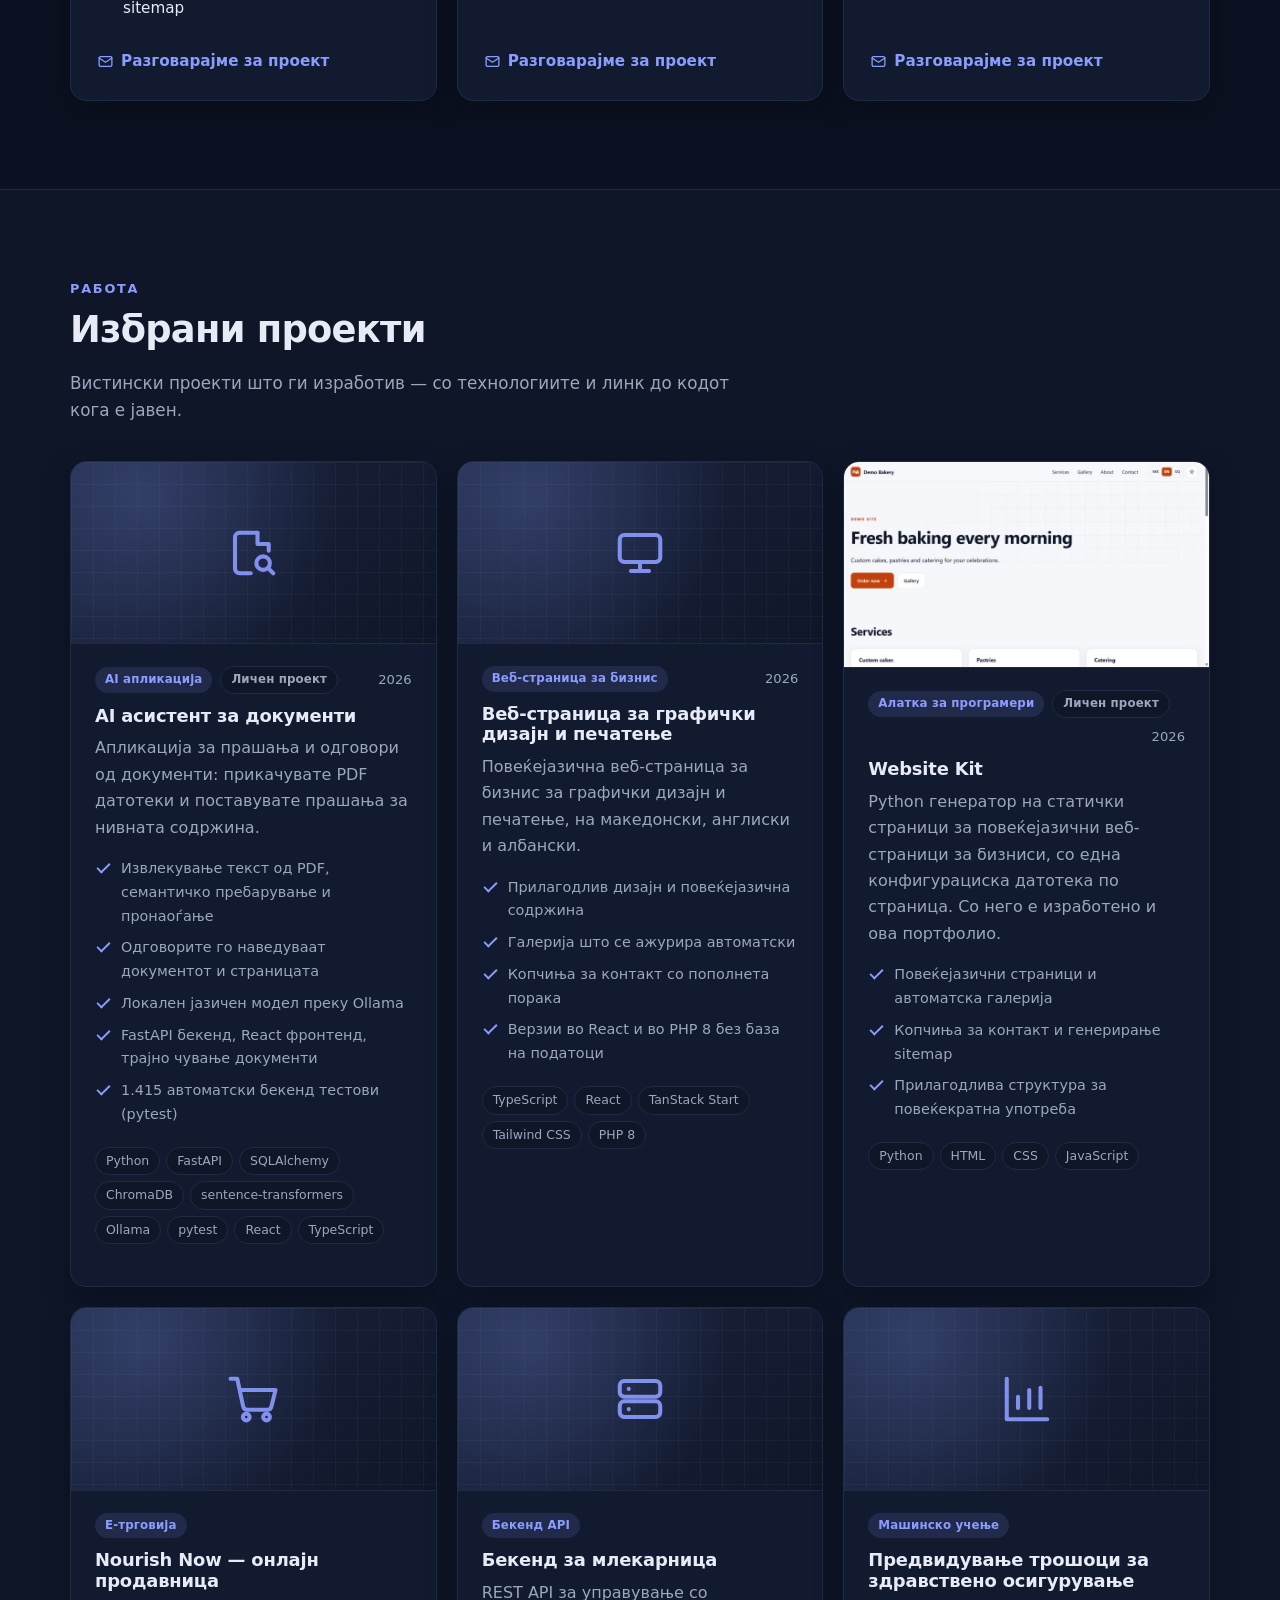
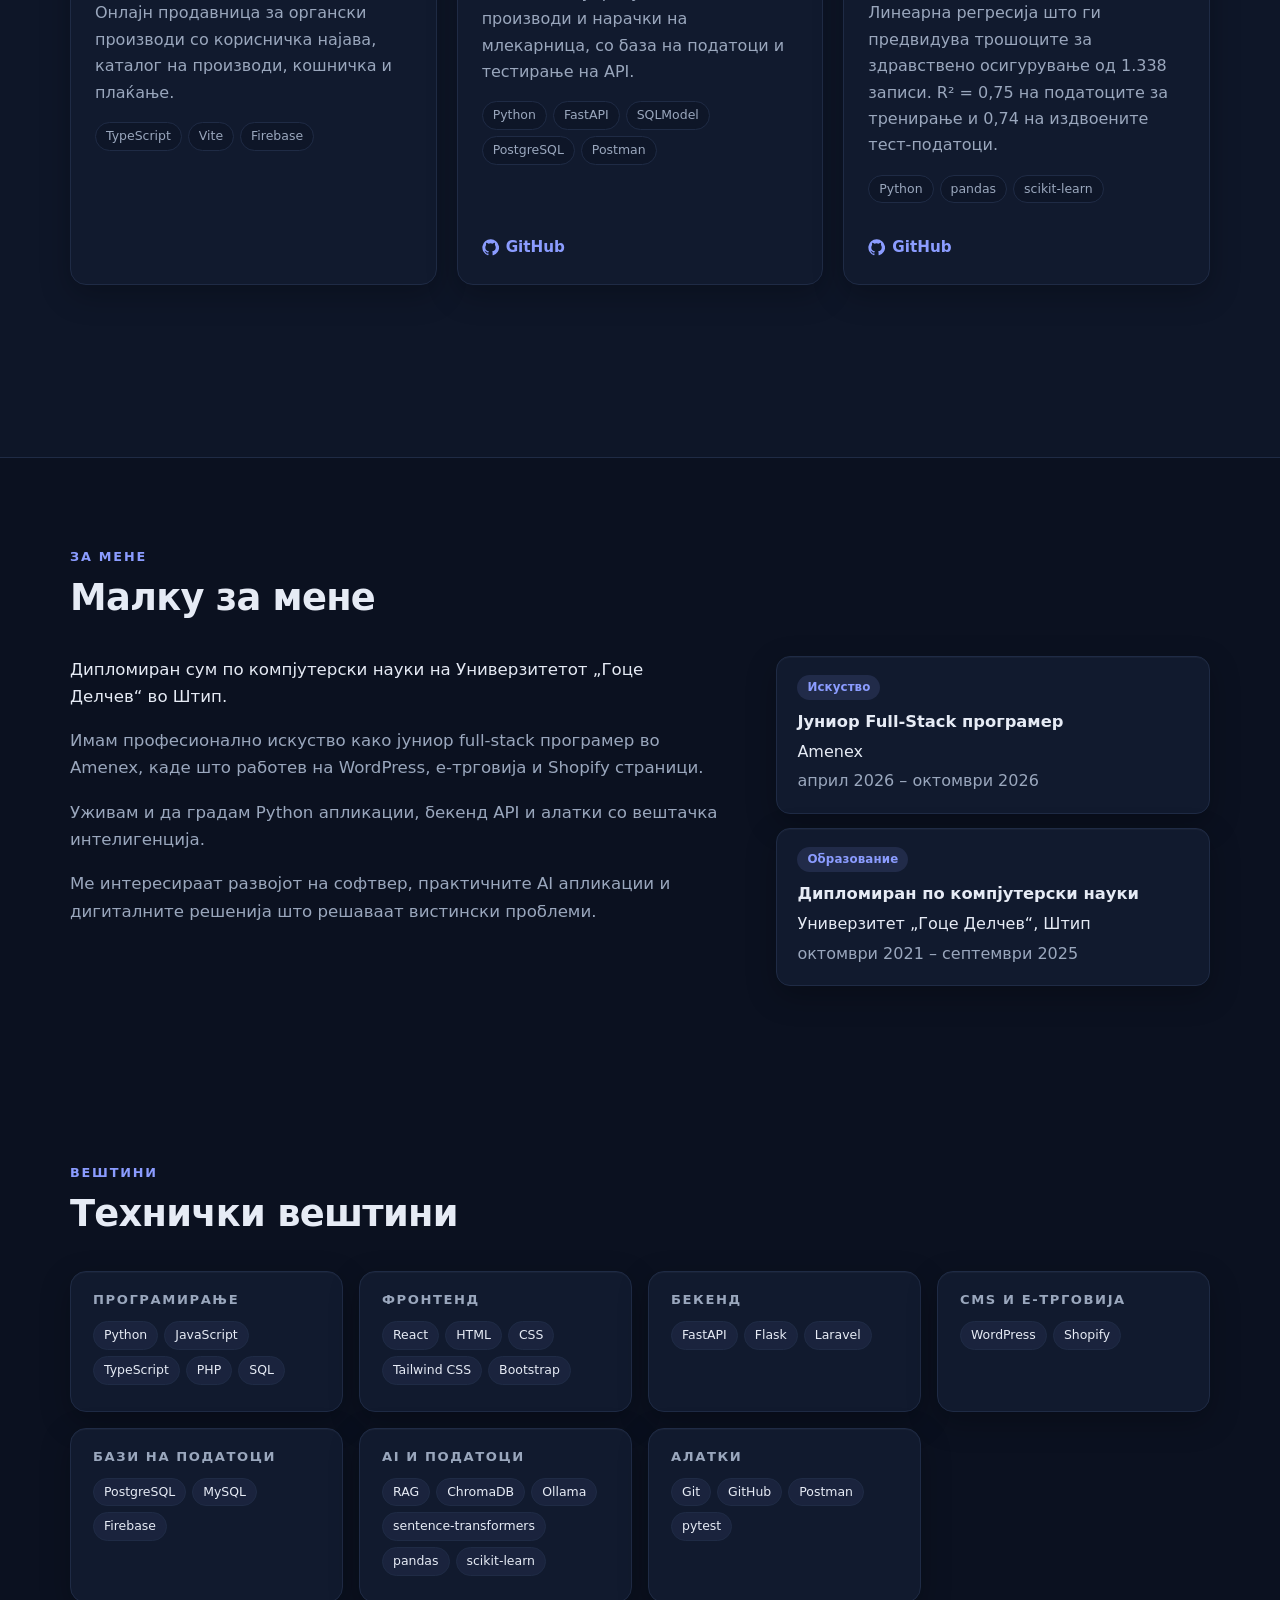
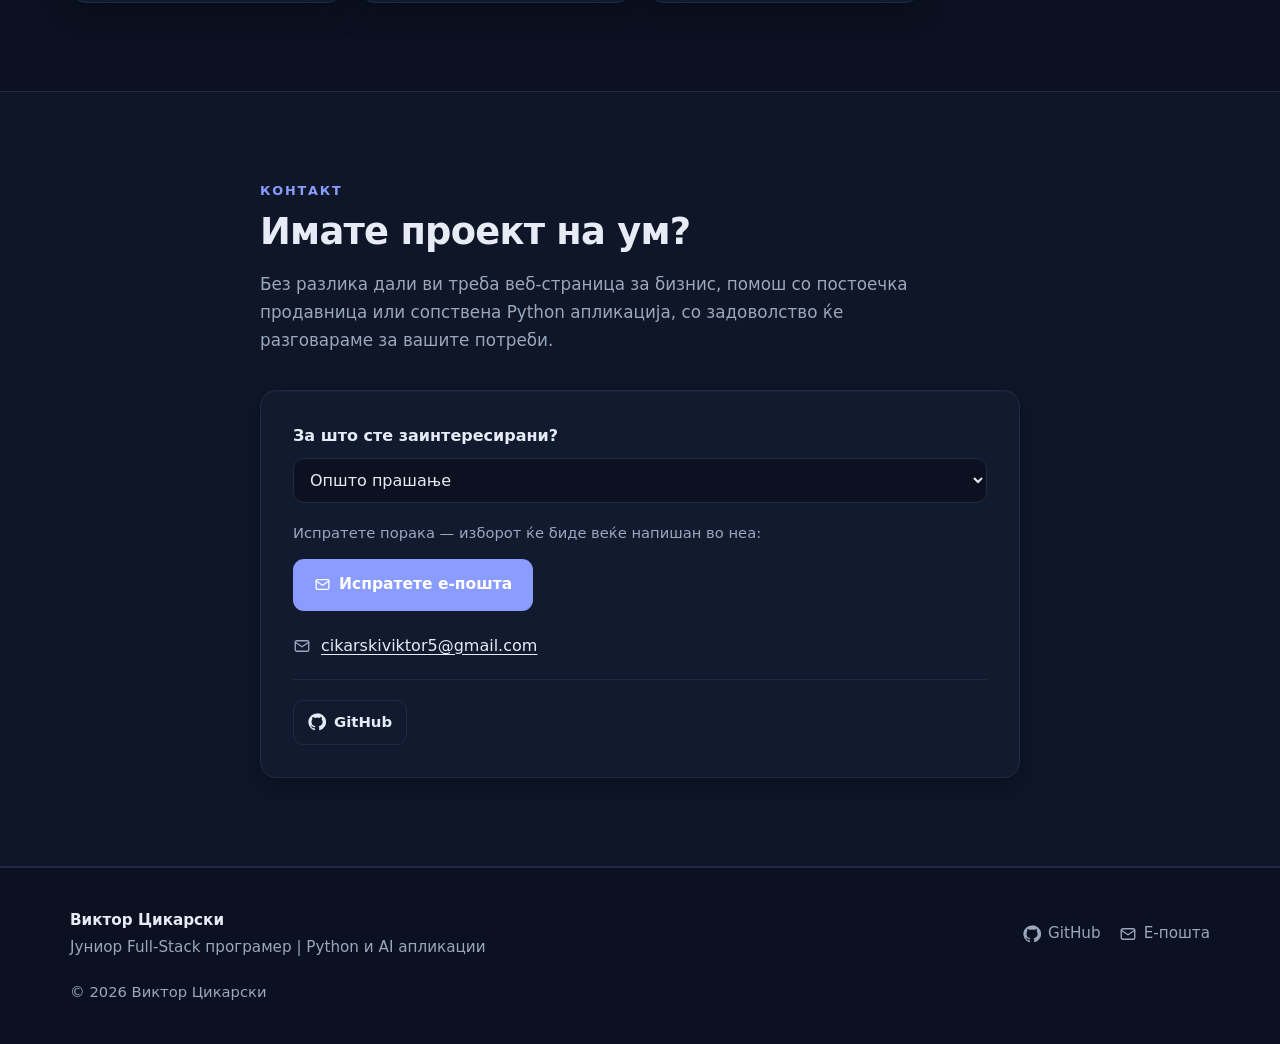
<file: mk/portfolio.html>
<!doctype html>
<html lang="mk">
<head>
<meta charset="utf-8">
<meta name="viewport" content="width=device-width, initial-scale=1">
<title>Виктор Цикарски — Јуниор Full-Stack програмер | Python и AI апликации</title>
<meta name="description" content="Веб-страници за бизниси, WordPress и Shopify продавници, Python API и практични AI апликации. Од Берово, Северна Македонија, достапен за работа од далечина.">
<meta property="og:title" content="Виктор Цикарски — Јуниор Full-Stack програмер | Python и AI апликации">
<meta property="og:description" content="Веб-страници за бизниси, WordPress и Shopify продавници, Python API и практични AI апликации. Од Берово, Северна Македонија, достапен за работа од далечина.">
<meta property="og:type" content="website">
<meta property="og:site_name" content="Виктор Цикарски">
<meta property="og:locale" content="mk_MK">
<meta name="twitter:card" content="summary_large_image">
<link rel="canonical" href="https://cikara22.github.io/mk/portfolio.html">
<meta property="og:url" content="https://cikara22.github.io/mk/portfolio.html">
<link rel="alternate" hreflang="en" href="https://cikara22.github.io/portfolio.html">
<link rel="alternate" hreflang="mk" href="https://cikara22.github.io/mk/portfolio.html">
<link rel="alternate" hreflang="x-default" href="https://cikara22.github.io/portfolio.html">
<meta property="og:image" content="https://cikara22.github.io/images/og-image.jpg">
<meta name="twitter:image" content="https://cikara22.github.io/images/og-image.jpg">
<meta name="author" content="Viktor Cikarski">
<meta name="theme-color" content="#4f5bd5">
<link rel="icon" href="../favicon.svg?v=47183268ee" type="image/svg+xml">
<script>(function(){var d=document.documentElement,t=null;try{t=localStorage.getItem('theme')}catch(e){}if(t!=='light'&&t!=='dark'){t='dark';if(t==='auto')t=window.matchMedia&&matchMedia('(prefers-color-scheme: dark)').matches?'dark':'light'}d.setAttribute('data-theme',t);d.classList.add('js')})();</script>
<link rel="stylesheet" href="../assets/portfolio.css?v=47183268ee">
<style>:root{--accent:#4f5bd5;--on-accent:#ffffff}[data-theme=dark]{--accent:#8b9cff;--on-accent:#ffffff}@media (prefers-color-scheme: dark){:root:not([data-theme]){--accent:#8b9cff;--on-accent:#ffffff}}</style>
</head>
<body>
<a class="skip-link" href="#main">Прескокни до содржината</a>

<header class="site-header">
  <div class="container header-inner">
    <a class="brand" href="#top"><span class="brand-mark" aria-hidden="true">VC</span><span>Виктор Цикарски</span></a>
    <nav class="nav" id="site-nav" aria-label="Главно мени"><a href="#top">Почетна</a><a href="#services">Услуги</a><a href="#projects">Проекти</a><a href="#about">За мене</a><a href="#contact">Контакт</a></nav>
    <div class="header-tools">
      <div class="langs" aria-label="Јазик"><a href="../portfolio.html" hreflang="en" lang="en">EN</a><a href="../mk/portfolio.html" hreflang="mk" lang="mk" aria-current="true">МК</a></div>
      <button type="button" class="icon-btn theme-toggle" aria-label="Промени светла/темна тема" title="Промени светла/темна тема"><svg class="icon icon-sun" viewBox="0 0 24 24" fill="none" stroke="currentColor" stroke-width="1.8" stroke-linecap="round" stroke-linejoin="round" aria-hidden="true"><circle cx="12" cy="12" r="4"/><path d="M12 2v2M12 20v2M4.9 4.9l1.4 1.4M17.7 17.7l1.4 1.4M2 12h2M20 12h2M4.9 19.1l1.4-1.4M17.7 6.3l1.4-1.4"/></svg><svg class="icon icon-moon" viewBox="0 0 24 24" fill="none" stroke="currentColor" stroke-width="1.8" stroke-linecap="round" stroke-linejoin="round" aria-hidden="true"><path d="M21 12.8A9 9 0 1 1 11.2 3a7 7 0 0 0 9.8 9.8z"/></svg></button>
      <button type="button" class="icon-btn menu-toggle" aria-controls="site-nav" aria-expanded="false" aria-label="Главно мени"><svg class="icon icon-open" viewBox="0 0 24 24" fill="none" stroke="currentColor" stroke-width="1.8" stroke-linecap="round" stroke-linejoin="round" aria-hidden="true"><path d="M4 7h16M4 12h16M4 17h16"/></svg><svg class="icon icon-close" viewBox="0 0 24 24" fill="none" stroke="currentColor" stroke-width="1.8" stroke-linecap="round" stroke-linejoin="round" aria-hidden="true"><path d="M6 6l12 12M18 6 6 18"/></svg></button>
    </div>
  </div>
</header>
<main id="main">

<section class="hero" id="top">
  <div class="container hero-inner has-visual">
    <div class="hero-copy">
      <p class="eyebrow">Виктор Цикарски</p>
      <h1>Јуниор Full-Stack програмер | Python и AI апликации</h1>
      <p class="lead">Изработувам модерни веб-страници за бизниси, решенија за е-трговија, Python API и практични AI апликации.</p><p class="hero-text">Од повеќејазични страници за мали бизниси до системи што одговараат на прашања од документи — се трудам да градам корисен, сигурен и лесен за користење софтвер.</p>
      <p class="hero-meta"><span><svg class="icon" viewBox="0 0 24 24" fill="none" stroke="currentColor" stroke-width="1.8" stroke-linecap="round" stroke-linejoin="round" aria-hidden="true"><path d="M12 21s-7-6.2-7-11a7 7 0 0 1 14 0c0 4.8-7 11-7 11z"/><circle cx="12" cy="10" r="2.5"/></svg>Берово, Северна Македонија</span><span><i class="status-dot"></i>Достапен за работа од далечина</span></p>
      <div class="actions"><a class="btn btn-primary" href="#projects">Погледни ги проектите<svg class="icon" viewBox="0 0 24 24" fill="none" stroke="currentColor" stroke-width="1.8" stroke-linecap="round" stroke-linejoin="round" aria-hidden="true"><path d="M5 12h14M13 6l6 6-6 6"/></svg></a><a class="btn btn-ghost" href="#contact">Да соработуваме</a></div>
    </div>
    
    <figure class="terminal" aria-hidden="true">
      <div class="terminal-bar"><span></span><span></span><span></span><em>~/projects</em></div>
      <pre><code><span class="t-line t-comment"># Website Kit — генераторот на оваа страница</span><span class="t-line"><span class="t-prompt">$</span> python build.py build sites/portfolio</span><span class="t-line t-out">Built portfolio: 2 language(s)</span><span class="t-line t-comment"># AI асистент за документи — тестови</span><span class="t-line"><span class="t-prompt">$</span> pytest --collect-only -q</span><span class="t-line t-out">1415 tests collected</span></code></pre>
    </figure>
  </div>
</section>
<section id="services" class="section">
  <div class="container">
    <div class="section-head reveal"><p class="section-eyebrow">Услуги</p><h2>Што можам да изработам за вас</h2><p class="section-intro">Практична работа за мали бизниси и тимови — од прва веб-страница до сопствена Python алатка.</p></div>
    <div class="grid grid-3">
    <article class="card service reveal">
      <span class="card-icon"><svg class="icon" viewBox="0 0 24 24" fill="none" stroke="currentColor" stroke-width="1.8" stroke-linecap="round" stroke-linejoin="round" aria-hidden="true"><rect x="3" y="4" width="18" height="12" rx="2"/><path d="M8 20h8M12 16v4"/></svg></span>
      <h3>Веб-страници за бизниси</h3>
      <p>Модерни, прилагодливи и повеќејазични веб-страници за мали бизниси.</p>
      <ul class="checklist"><li>Веб-страници и landing страници за бизниси</li><li>Македонска, англиска и албанска верзија</li><li>Изглед прилагоден за мобилни телефони</li><li>Галерии и делови за услуги</li><li>Контакт преку е-пошта, телефон и Viber</li><li>Основна SEO оптимизација и sitemap</li></ul><a class="card-link" href="mailto:cikarskiviktor5@gmail.com?subject=%D0%91%D0%B0%D1%80%D0%B0%D1%9A%D0%B5%3A%20%D0%92%D0%B5%D0%B1-%D1%81%D1%82%D1%80%D0%B0%D0%BD%D0%B8%D1%86%D0%B8%20%D0%B7%D0%B0%20%D0%B1%D0%B8%D0%B7%D0%BD%D0%B8%D1%81%D0%B8&amp;body=%D0%97%D0%B4%D1%80%D0%B0%D0%B2%D0%BE%2C%20%D0%B7%D0%B0%D0%B8%D0%BD%D1%82%D0%B5%D1%80%D0%B5%D1%81%D0%B8%D1%80%D0%B0%D0%BD/%D0%B0%20%D1%81%D1%83%D0%BC%20%D0%B7%D0%B0%3A%20%D0%92%D0%B5%D0%B1-%D1%81%D1%82%D1%80%D0%B0%D0%BD%D0%B8%D1%86%D0%B8%20%D0%B7%D0%B0%20%D0%B1%D0%B8%D0%B7%D0%BD%D0%B8%D1%81%D0%B8"><svg class="icon" viewBox="0 0 24 24" fill="none" stroke="currentColor" stroke-width="1.8" stroke-linecap="round" stroke-linejoin="round" aria-hidden="true"><rect x="3" y="5" width="18" height="14" rx="2"/><path d="m3 7 9 6 9-6"/></svg>Разговарајме за проект</a>
    </article>
    <article class="card service reveal">
      <span class="card-icon"><svg class="icon" viewBox="0 0 24 24" fill="none" stroke="currentColor" stroke-width="1.8" stroke-linecap="round" stroke-linejoin="round" aria-hidden="true"><circle cx="9" cy="20" r="1.5"/><circle cx="18" cy="20" r="1.5"/><path d="M2 3h3l2.6 12.2a2 2 0 0 0 2 1.6h8.6a2 2 0 0 0 2-1.5L22 8H6"/></svg></span>
      <h3>WordPress и Shopify</h3>
      <p>Изработка и подобрување на веб-страници и практична поддршка за е-трговија.</p>
      <ul class="checklist"><li>Изработка и одржување на WordPress страници</li><li>Поставување и прилагодување на Shopify продавници</li><li>PHP, Liquid, HTML, CSS и JavaScript</li><li>Поправки и подобрувања за мобилни уреди</li><li>Подобрување на каталогот и продавницата</li></ul><a class="card-link" href="mailto:cikarskiviktor5@gmail.com?subject=%D0%91%D0%B0%D1%80%D0%B0%D1%9A%D0%B5%3A%20WordPress%20%D0%B8%20Shopify&amp;body=%D0%97%D0%B4%D1%80%D0%B0%D0%B2%D0%BE%2C%20%D0%B7%D0%B0%D0%B8%D0%BD%D1%82%D0%B5%D1%80%D0%B5%D1%81%D0%B8%D1%80%D0%B0%D0%BD/%D0%B0%20%D1%81%D1%83%D0%BC%20%D0%B7%D0%B0%3A%20WordPress%20%D0%B8%20Shopify"><svg class="icon" viewBox="0 0 24 24" fill="none" stroke="currentColor" stroke-width="1.8" stroke-linecap="round" stroke-linejoin="round" aria-hidden="true"><rect x="3" y="5" width="18" height="14" rx="2"/><path d="m3 7 9 6 9-6"/></svg>Разговарајме за проект</a>
    </article>
    <article class="card service reveal">
      <span class="card-icon"><svg class="icon" viewBox="0 0 24 24" fill="none" stroke="currentColor" stroke-width="1.8" stroke-linecap="round" stroke-linejoin="round" aria-hidden="true"><rect x="3" y="4" width="18" height="7" rx="2"/><rect x="3" y="13" width="18" height="7" rx="2"/><path d="M7 7.5h.01M7 16.5h.01"/></svg></span>
      <h3>Python API и AI апликации</h3>
      <p>Практични бекенд системи и алатки со вештачка интелигенција.</p>
      <ul class="checklist"><li>REST API со Python и FastAPI</li><li>Поврзување со бази на податоци</li><li>Обработка на PDF и други документи</li><li>Системи што одговараат на прашања од документи</li><li>Интеграција на локални јазични модели со Ollama</li><li>Retrieval-augmented generation (RAG)</li></ul><a class="card-link" href="mailto:cikarskiviktor5@gmail.com?subject=%D0%91%D0%B0%D1%80%D0%B0%D1%9A%D0%B5%3A%20Python%20API%20%D0%B8%20AI%20%D0%B0%D0%BF%D0%BB%D0%B8%D0%BA%D0%B0%D1%86%D0%B8%D0%B8&amp;body=%D0%97%D0%B4%D1%80%D0%B0%D0%B2%D0%BE%2C%20%D0%B7%D0%B0%D0%B8%D0%BD%D1%82%D0%B5%D1%80%D0%B5%D1%81%D0%B8%D1%80%D0%B0%D0%BD/%D0%B0%20%D1%81%D1%83%D0%BC%20%D0%B7%D0%B0%3A%20Python%20API%20%D0%B8%20AI%20%D0%B0%D0%BF%D0%BB%D0%B8%D0%BA%D0%B0%D1%86%D0%B8%D0%B8"><svg class="icon" viewBox="0 0 24 24" fill="none" stroke="currentColor" stroke-width="1.8" stroke-linecap="round" stroke-linejoin="round" aria-hidden="true"><rect x="3" y="5" width="18" height="14" rx="2"/><path d="m3 7 9 6 9-6"/></svg>Разговарајме за проект</a>
    </article></div>
  </div>
</section>
<section id="projects" class="section section-alt">
  <div class="container">
    <div class="section-head reveal"><p class="section-eyebrow">Работа</p><h2>Избрани проекти</h2><p class="section-intro">Вистински проекти што ги изработив — со технологиите и линк до кодот кога е јавен.</p></div>
    <div class="grid grid-projects">
    <article class="card project reveal">
      <div class="project-cover cover-document"><svg class="cover-icon" viewBox="0 0 24 24" fill="none" stroke="currentColor" stroke-width="1.8" stroke-linecap="round" stroke-linejoin="round" aria-hidden="true"><path d="M14 3H6a2 2 0 0 0-2 2v14a2 2 0 0 0 2 2h5"/><path d="M14 3v5h5M19 8v3"/><circle cx="16.5" cy="16.5" r="3"/><path d="m21 21-2.4-2.4"/></svg></div>
      <div class="project-body">
        <div class="project-meta"><span class="badge">AI апликација</span><span class="badge badge-muted">Личен проект</span><span class="year">2026</span></div>
        <h3>AI асистент за документи</h3>
        <p>Апликација за прашања и одговори од документи: прикачувате PDF датотеки и поставувате прашања за нивната содржина.</p>
        <ul class="checklist checklist-sm"><li>Извлекување текст од PDF, семантичко пребарување и пронаоѓање</li><li>Одговорите го наведуваат документот и страницата</li><li>Локален јазичен модел преку Ollama</li><li>FastAPI бекенд, React фронтенд, трајно чување документи</li><li>1.415 автоматски бекенд тестови (pytest)</li></ul>
        <ul class="tags"><li>Python</li><li>FastAPI</li><li>SQLAlchemy</li><li>ChromaDB</li><li>sentence-transformers</li><li>Ollama</li><li>pytest</li><li>React</li><li>TypeScript</li></ul>
        
      </div>
    </article>
    <article class="card project reveal">
      <div class="project-cover cover-web"><svg class="cover-icon" viewBox="0 0 24 24" fill="none" stroke="currentColor" stroke-width="1.8" stroke-linecap="round" stroke-linejoin="round" aria-hidden="true"><rect x="3" y="4" width="18" height="12" rx="2"/><path d="M8 20h8M12 16v4"/></svg></div>
      <div class="project-body">
        <div class="project-meta"><span class="badge">Веб-страница за бизнис</span><span class="year">2026</span></div>
        <h3>Веб-страница за графички дизајн и печатење</h3>
        <p>Повеќејазична веб-страница за бизнис за графички дизајн и печатење, на македонски, англиски и албански.</p>
        <ul class="checklist checklist-sm"><li>Прилагодлив дизајн и повеќејазична содржина</li><li>Галерија што се ажурира автоматски</li><li>Копчиња за контакт со пополнета порака</li><li>Верзии во React и во PHP 8 без база на податоци</li></ul>
        <ul class="tags"><li>TypeScript</li><li>React</li><li>TanStack Start</li><li>Tailwind CSS</li><li>PHP 8</li></ul>
        
      </div>
    </article>
    <article class="card project reveal">
      <div class="project-cover has-image"><img src="../images/website-kit-demo.jpg" alt="Слика од екранот: Website Kit" loading="lazy" width="1200" height="675"></div>
      <div class="project-body">
        <div class="project-meta"><span class="badge">Алатка за програмери</span><span class="badge badge-muted">Личен проект</span><span class="year">2026</span></div>
        <h3>Website Kit</h3>
        <p>Python генератор на статички страници за повеќејазични веб-страници за бизниси, со една конфигурациска датотека по страница. Со него е изработено и ова портфолио.</p>
        <ul class="checklist checklist-sm"><li>Повеќејазични страници и автоматска галерија</li><li>Копчиња за контакт и генерирање sitemap</li><li>Прилагодлива структура за повеќекратна употреба</li></ul>
        <ul class="tags"><li>Python</li><li>HTML</li><li>CSS</li><li>JavaScript</li></ul>
        
      </div>
    </article>
    <article class="card project reveal">
      <div class="project-cover cover-cart"><svg class="cover-icon" viewBox="0 0 24 24" fill="none" stroke="currentColor" stroke-width="1.8" stroke-linecap="round" stroke-linejoin="round" aria-hidden="true"><circle cx="9" cy="20" r="1.5"/><circle cx="18" cy="20" r="1.5"/><path d="M2 3h3l2.6 12.2a2 2 0 0 0 2 1.6h8.6a2 2 0 0 0 2-1.5L22 8H6"/></svg></div>
      <div class="project-body">
        <div class="project-meta"><span class="badge">Е-трговија</span></div>
        <h3>Nourish Now — онлајн продавница</h3>
        <p>Онлајн продавница за органски производи со корисничка најава, каталог на производи, кошничка и плаќање.</p>
        
        <ul class="tags"><li>TypeScript</li><li>Vite</li><li>Firebase</li></ul>
        
      </div>
    </article>
    <article class="card project reveal">
      <div class="project-cover cover-api"><svg class="cover-icon" viewBox="0 0 24 24" fill="none" stroke="currentColor" stroke-width="1.8" stroke-linecap="round" stroke-linejoin="round" aria-hidden="true"><rect x="3" y="4" width="18" height="7" rx="2"/><rect x="3" y="13" width="18" height="7" rx="2"/><path d="M7 7.5h.01M7 16.5h.01"/></svg></div>
      <div class="project-body">
        <div class="project-meta"><span class="badge">Бекенд API</span></div>
        <h3>Бекенд за млекарница</h3>
        <p>REST API за управување со производи и нарачки на млекарница, со база на податоци и тестирање на API.</p>
        
        <ul class="tags"><li>Python</li><li>FastAPI</li><li>SQLModel</li><li>PostgreSQL</li><li>Postman</li></ul>
        <div class="card-links"><a class="card-link" href="https://github.com/cikara22/dairy-store" target="_blank" rel="noopener"><svg class="icon" viewBox="0 0 24 24" fill="currentColor" aria-hidden="true"><path d="M12 .5a11.5 11.5 0 0 0-3.64 22.41c.58.1.79-.25.79-.56v-2c-3.2.7-3.88-1.37-3.88-1.37-.53-1.33-1.28-1.69-1.28-1.69-1.05-.71.08-.7.08-.7 1.16.08 1.77 1.19 1.77 1.19 1.03 1.77 2.7 1.26 3.36.96.1-.75.4-1.26.73-1.55-2.55-.29-5.24-1.28-5.24-5.69 0-1.26.45-2.29 1.19-3.1-.12-.29-.52-1.46.11-3.05 0 0 .97-.31 3.17 1.18a11 11 0 0 1 5.77 0c2.2-1.49 3.17-1.18 3.17-1.18.63 1.59.23 2.76.11 3.05.74.81 1.19 1.84 1.19 3.1 0 4.42-2.7 5.39-5.26 5.68.41.36.78 1.06.78 2.14v3.17c0 .31.21.67.8.56A11.5 11.5 0 0 0 12 .5z"/></svg>GitHub<span class="sr-only"> — Бекенд за млекарница</span></a></div>
      </div>
    </article>
    <article class="card project reveal">
      <div class="project-cover cover-chart"><svg class="cover-icon" viewBox="0 0 24 24" fill="none" stroke="currentColor" stroke-width="1.8" stroke-linecap="round" stroke-linejoin="round" aria-hidden="true"><path d="M3 3v18h18"/><path d="M8 16v-5M13 16V8M18 16V7"/></svg></div>
      <div class="project-body">
        <div class="project-meta"><span class="badge">Машинско учење</span></div>
        <h3>Предвидување трошоци за здравствено осигурување</h3>
        <p>Линеарна регресија што ги предвидува трошоците за здравствено осигурување од 1.338 записи. R² = 0,75 на податоците за тренирање и 0,74 на издвоените тест-податоци.</p>
        
        <ul class="tags"><li>Python</li><li>pandas</li><li>scikit-learn</li></ul>
        <div class="card-links"><a class="card-link" href="https://github.com/cikara22/Medical-Insurance-Cost-Prediction-Model-using-Python" target="_blank" rel="noopener"><svg class="icon" viewBox="0 0 24 24" fill="currentColor" aria-hidden="true"><path d="M12 .5a11.5 11.5 0 0 0-3.64 22.41c.58.1.79-.25.79-.56v-2c-3.2.7-3.88-1.37-3.88-1.37-.53-1.33-1.28-1.69-1.28-1.69-1.05-.71.08-.7.08-.7 1.16.08 1.77 1.19 1.77 1.19 1.03 1.77 2.7 1.26 3.36.96.1-.75.4-1.26.73-1.55-2.55-.29-5.24-1.28-5.24-5.69 0-1.26.45-2.29 1.19-3.1-.12-.29-.52-1.46.11-3.05 0 0 .97-.31 3.17 1.18a11 11 0 0 1 5.77 0c2.2-1.49 3.17-1.18 3.17-1.18.63 1.59.23 2.76.11 3.05.74.81 1.19 1.84 1.19 3.1 0 4.42-2.7 5.39-5.26 5.68.41.36.78 1.06.78 2.14v3.17c0 .31.21.67.8.56A11.5 11.5 0 0 0 12 .5z"/></svg>GitHub<span class="sr-only"> — Предвидување трошоци за здравствено осигурување</span></a></div>
      </div>
    </article></div>
    <p class="more-link reveal"><a class="btn btn-ghost" href="https://github.com/cikara22" target="_blank" rel="noopener"><svg class="icon" viewBox="0 0 24 24" fill="currentColor" aria-hidden="true"><path d="M12 .5a11.5 11.5 0 0 0-3.64 22.41c.58.1.79-.25.79-.56v-2c-3.2.7-3.88-1.37-3.88-1.37-.53-1.33-1.28-1.69-1.28-1.69-1.05-.71.08-.7.08-.7 1.16.08 1.77 1.19 1.77 1.19 1.03 1.77 2.7 1.26 3.36.96.1-.75.4-1.26.73-1.55-2.55-.29-5.24-1.28-5.24-5.69 0-1.26.45-2.29 1.19-3.1-.12-.29-.52-1.46.11-3.05 0 0 .97-.31 3.17 1.18a11 11 0 0 1 5.77 0c2.2-1.49 3.17-1.18 3.17-1.18.63 1.59.23 2.76.11 3.05.74.81 1.19 1.84 1.19 3.1 0 4.42-2.7 5.39-5.26 5.68.41.36.78 1.06.78 2.14v3.17c0 .31.21.67.8.56A11.5 11.5 0 0 0 12 .5z"/></svg>Повеќе проекти на GitHub</a></p>
  </div>
</section>
<section id="about" class="section">
  <div class="container">
    <div class="section-head reveal"><p class="section-eyebrow">За мене</p><h2>Малку за мене</h2></div>
    <div class="about-grid">
      <div class="about-copy reveal"><p>Дипломиран сум по компјутерски науки на Универзитетот „Гоце Делчев“ во Штип.</p><p>Имам професионално искуство како јуниор full-stack програмер во Amenex, каде што работев на WordPress, е-трговија и Shopify страници.</p><p>Уживам и да градам Python апликации, бекенд API и алатки со вештачка интелигенција.</p><p>Ме интересираат развојот на софтвер, практичните AI апликации и дигиталните решенија што решаваат вистински проблеми.</p></div>
      <ul class="timeline reveal"><li><span class="badge">Искуство</span><strong>Јуниор Full-Stack програмер</strong><span>Amenex</span><span class="muted">април 2026 – октомври 2026</span></li><li><span class="badge">Образование</span><strong>Дипломиран по компјутерски науки</strong><span>Универзитет „Гоце Делчев“, Штип</span><span class="muted">октомври 2021 – септември 2025</span></li></ul>
    </div>
  </div>
</section>
<section id="skills" class="section">
  <div class="container">
    <div class="section-head reveal"><p class="section-eyebrow">Вештини</p><h2>Технички вештини</h2></div>
    <div class="skills-grid"><div class="skill-group reveal"><h3>Програмирање</h3><ul class="tags"><li>Python</li><li>JavaScript</li><li>TypeScript</li><li>PHP</li><li>SQL</li></ul></div><div class="skill-group reveal"><h3>Фронтенд</h3><ul class="tags"><li>React</li><li>HTML</li><li>CSS</li><li>Tailwind CSS</li><li>Bootstrap</li></ul></div><div class="skill-group reveal"><h3>Бекенд</h3><ul class="tags"><li>FastAPI</li><li>Flask</li><li>Laravel</li></ul></div><div class="skill-group reveal"><h3>CMS и е-трговија</h3><ul class="tags"><li>WordPress</li><li>Shopify</li></ul></div><div class="skill-group reveal"><h3>Бази на податоци</h3><ul class="tags"><li>PostgreSQL</li><li>MySQL</li><li>Firebase</li></ul></div><div class="skill-group reveal"><h3>AI и податоци</h3><ul class="tags"><li>RAG</li><li>ChromaDB</li><li>Ollama</li><li>sentence-transformers</li><li>pandas</li><li>scikit-learn</li></ul></div><div class="skill-group reveal"><h3>Алатки</h3><ul class="tags"><li>Git</li><li>GitHub</li><li>Postman</li><li>pytest</li></ul></div></div>
  </div>
</section>
<section id="contact" class="section section-alt">
  <div class="container narrow">
    <div class="section-head reveal"><p class="section-eyebrow">Контакт</p><h2>Имате проект на ум?</h2><p class="section-intro">Без разлика дали ви треба веб-страница за бизнис, помош со постоечка продавница или сопствена Python апликација, со задоволство ќе разговараме за вашите потреби.</p></div>
    <div class="contact-box reveal" data-template="Здраво, заинтересиран/а сум за: {service}" data-subject-template="Барање: {service}">
      <label class="field"><span>За што сте заинтересирани?</span><select id="service-select"><option value="Општо прашање">Општо прашање</option><option value="Веб-страници за бизниси">Веб-страници за бизниси</option><option value="WordPress и Shopify">WordPress и Shopify</option><option value="Python API и AI апликации">Python API и AI апликации</option></select></label>
      <p class="muted small">Испратете порака — изборот ќе биде веќе напишан во неа:</p>
      <div class="actions"><a class="btn btn-email" href="mailto:cikarskiviktor5@gmail.com?subject=%D0%91%D0%B0%D1%80%D0%B0%D1%9A%D0%B5%3A%20%D0%9E%D0%BF%D1%88%D1%82%D0%BE%20%D0%BF%D1%80%D0%B0%D1%88%D0%B0%D1%9A%D0%B5&amp;body=%D0%97%D0%B4%D1%80%D0%B0%D0%B2%D0%BE%2C%20%D0%B7%D0%B0%D0%B8%D0%BD%D1%82%D0%B5%D1%80%D0%B5%D1%81%D0%B8%D1%80%D0%B0%D0%BD/%D0%B0%20%D1%81%D1%83%D0%BC%20%D0%B7%D0%B0%3A%20%D0%9E%D0%BF%D1%88%D1%82%D0%BE%20%D0%BF%D1%80%D0%B0%D1%88%D0%B0%D1%9A%D0%B5" data-kind="email" data-value="cikarskiviktor5@gmail.com"><svg class="icon" viewBox="0 0 24 24" fill="none" stroke="currentColor" stroke-width="1.8" stroke-linecap="round" stroke-linejoin="round" aria-hidden="true"><rect x="3" y="5" width="18" height="14" rx="2"/><path d="m3 7 9 6 9-6"/></svg>Испратете е-пошта</a></div>
      <ul class="contact-details"><li><svg class="icon" viewBox="0 0 24 24" fill="none" stroke="currentColor" stroke-width="1.8" stroke-linecap="round" stroke-linejoin="round" aria-hidden="true"><rect x="3" y="5" width="18" height="14" rx="2"/><path d="m3 7 9 6 9-6"/></svg><a href="mailto:cikarskiviktor5@gmail.com">cikarskiviktor5@gmail.com</a></li></ul>
      <div class="contact-links"><a class="link-btn" href="https://github.com/cikara22" target="_blank" rel="noopener me"><svg class="icon" viewBox="0 0 24 24" fill="currentColor" aria-hidden="true"><path d="M12 .5a11.5 11.5 0 0 0-3.64 22.41c.58.1.79-.25.79-.56v-2c-3.2.7-3.88-1.37-3.88-1.37-.53-1.33-1.28-1.69-1.28-1.69-1.05-.71.08-.7.08-.7 1.16.08 1.77 1.19 1.77 1.19 1.03 1.77 2.7 1.26 3.36.96.1-.75.4-1.26.73-1.55-2.55-.29-5.24-1.28-5.24-5.69 0-1.26.45-2.29 1.19-3.1-.12-.29-.52-1.46.11-3.05 0 0 .97-.31 3.17 1.18a11 11 0 0 1 5.77 0c2.2-1.49 3.17-1.18 3.17-1.18.63 1.59.23 2.76.11 3.05.74.81 1.19 1.84 1.19 3.1 0 4.42-2.7 5.39-5.26 5.68.41.36.78 1.06.78 2.14v3.17c0 .31.21.67.8.56A11.5 11.5 0 0 0 12 .5z"/></svg><span>GitHub</span></a></div>
    </div>
  </div>
</section>
</main>

<footer class="site-footer">
  <div class="container footer-inner">
    <div><strong>Виктор Цикарски</strong><p class="muted">Јуниор Full-Stack програмер | Python и AI апликации</p></div>
    <div class="footer-links"><a class="footer-link" href="https://github.com/cikara22" target="_blank" rel="noopener me"><svg class="icon" viewBox="0 0 24 24" fill="currentColor" aria-hidden="true"><path d="M12 .5a11.5 11.5 0 0 0-3.64 22.41c.58.1.79-.25.79-.56v-2c-3.2.7-3.88-1.37-3.88-1.37-.53-1.33-1.28-1.69-1.28-1.69-1.05-.71.08-.7.08-.7 1.16.08 1.77 1.19 1.77 1.19 1.03 1.77 2.7 1.26 3.36.96.1-.75.4-1.26.73-1.55-2.55-.29-5.24-1.28-5.24-5.69 0-1.26.45-2.29 1.19-3.1-.12-.29-.52-1.46.11-3.05 0 0 .97-.31 3.17 1.18a11 11 0 0 1 5.77 0c2.2-1.49 3.17-1.18 3.17-1.18.63 1.59.23 2.76.11 3.05.74.81 1.19 1.84 1.19 3.1 0 4.42-2.7 5.39-5.26 5.68.41.36.78 1.06.78 2.14v3.17c0 .31.21.67.8.56A11.5 11.5 0 0 0 12 .5z"/></svg><span>GitHub</span></a><a class="footer-link" href="mailto:cikarskiviktor5@gmail.com" target="_blank" rel="noopener me"><svg class="icon" viewBox="0 0 24 24" fill="none" stroke="currentColor" stroke-width="1.8" stroke-linecap="round" stroke-linejoin="round" aria-hidden="true"><rect x="3" y="5" width="18" height="14" rx="2"/><path d="m3 7 9 6 9-6"/></svg><span>Е-пошта</span></a></div>
    <p class="muted small footer-copy">© 2026 Виктор Цикарски</p>
  </div>
</footer>
<script src="../assets/portfolio.js?v=47183268ee" defer></script>
</body>
</html>
</file>
<file: assets/portfolio.css>
:root {
  --accent: #4f5bd5;
  --on-accent: #ffffff;
  --bg: #f6f7fb;
  --surface: #ffffff;
  --surface-alt: #eef1f7;
  --text: #0f172a;
  --muted: #4a5568;
  --border: #dfe4ee;
  --shadow: 0 1px 2px rgba(15, 23, 42, .05), 0 8px 24px rgba(15, 23, 42, .06);
  --shadow-hover: 0 2px 4px rgba(15, 23, 42, .06), 0 16px 36px rgba(15, 23, 42, .10);
  --radius: 16px;
  --font: "Inter", system-ui, -apple-system, "Segoe UI", Roboto, "Helvetica Neue", Arial, sans-serif;
  --mono: ui-monospace, "Cascadia Code", "SFMono-Regular", Consolas, "Liberation Mono", monospace;
  --grid-line: rgba(15, 23, 42, .05);
  color-scheme: light;
}

[data-theme="dark"] {
  --bg: #0b1120;
  --surface: #111a2e;
  --surface-alt: #0e1628;
  --text: #e6ebf5;
  --muted: #9aa7bd;
  --border: #1f2b45;
  --shadow: 0 1px 0 rgba(255, 255, 255, .03) inset, 0 10px 30px rgba(0, 0, 0, .25);
  --shadow-hover: 0 1px 0 rgba(255, 255, 255, .04) inset, 0 18px 40px rgba(0, 0, 0, .35);
  --grid-line: rgba(148, 163, 184, .06);
  color-scheme: dark;
}

@media (prefers-color-scheme: dark) {
  :root:not([data-theme]) {
    --bg: #0b1120;
    --surface: #111a2e;
    --surface-alt: #0e1628;
    --text: #e6ebf5;
    --muted: #9aa7bd;
    --border: #1f2b45;
    --shadow: 0 10px 30px rgba(0, 0, 0, .25);
    --shadow-hover: 0 18px 40px rgba(0, 0, 0, .35);
    --grid-line: rgba(148, 163, 184, .06);
    color-scheme: dark;
  }
}

*, *::before, *::after { box-sizing: border-box; }
html { scroll-behavior: smooth; scroll-padding-top: 80px; -webkit-text-size-adjust: 100%; }
body {
  margin: 0; font-family: var(--font); background: var(--bg); color: var(--text);
  line-height: 1.65; font-size: 1rem; -webkit-font-smoothing: antialiased;
  transition: background-color .25s ease, color .25s ease;
}
img { max-width: 100%; height: auto; display: block; }
a { color: var(--accent); text-underline-offset: 3px; }
h1, h2, h3 { line-height: 1.15; margin: 0 0 .5em; letter-spacing: -.02em; }
h1 { font-size: clamp(2.1rem, 5.2vw, 3.6rem); font-weight: 750; }
h2 { font-size: clamp(1.6rem, 3.2vw, 2.3rem); font-weight: 700; }
h3 { font-size: 1.12rem; font-weight: 650; letter-spacing: -.01em; }
p { margin: 0 0 1em; }

:focus-visible { outline: 2px solid var(--accent); outline-offset: 3px; border-radius: 6px; }
.sr-only { position: absolute; width: 1px; height: 1px; padding: 0; margin: -1px; overflow: hidden; clip: rect(0 0 0 0); white-space: nowrap; border: 0; }
.skip-link {
  position: absolute; left: 12px; top: -60px; z-index: 50; padding: 10px 14px; border-radius: 10px;
  background: var(--accent); color: var(--on-accent); font-weight: 600; text-decoration: none;
}
.skip-link:focus { top: 12px; }

.container { width: min(1140px, 100% - 32px); margin-inline: auto; }
.narrow { width: min(760px, 100% - 32px); }
.muted { color: var(--muted); }
.small { font-size: .92rem; }

.icon { width: 18px; height: 18px; flex: none; }

/* Header */
.site-header {
  position: sticky; top: 0; z-index: 20;
  background: color-mix(in srgb, var(--bg) 82%, transparent);
  backdrop-filter: saturate(160%) blur(12px);
  -webkit-backdrop-filter: saturate(160%) blur(12px);
  border-bottom: 1px solid var(--border);
}
.header-inner { display: flex; align-items: center; gap: 24px; min-height: 64px; }
.brand { display: inline-flex; align-items: center; gap: 10px; font-weight: 700; color: var(--text); text-decoration: none; white-space: nowrap; letter-spacing: -.01em; }
.brand-mark {
  display: grid; place-items: center; width: 32px; height: 32px; border-radius: 9px;
  background: var(--accent); color: var(--on-accent); font-size: .8rem; font-weight: 800; letter-spacing: .02em;
}
.nav { display: flex; gap: 4px; margin-left: auto; }
.nav a {
  color: var(--muted); text-decoration: none; white-space: nowrap; font-size: .94rem; font-weight: 500;
  padding: 8px 12px; border-radius: 9px; transition: color .15s ease, background-color .15s ease;
}
.nav a:hover { color: var(--text); background: var(--surface-alt); }
.header-tools { display: flex; align-items: center; gap: 8px; }
.langs { display: flex; gap: 2px; padding: 3px; border: 1px solid var(--border); border-radius: 10px; }
.langs a {
  font-size: .76rem; font-weight: 700; text-decoration: none; color: var(--muted);
  padding: 4px 8px; border-radius: 7px; letter-spacing: .03em;
}
.langs a:hover { color: var(--text); }
.langs a[aria-current="true"] { color: var(--on-accent); background: var(--accent); }
.icon-btn {
  display: inline-grid; place-items: center; width: 38px; height: 38px; padding: 0; cursor: pointer;
  border: 1px solid var(--border); border-radius: 10px; background: var(--surface); color: var(--text);
  transition: border-color .15s ease, background-color .15s ease;
}
.icon-btn:hover { border-color: color-mix(in srgb, var(--accent) 50%, var(--border)); }
.theme-toggle .icon-moon { display: none; }
[data-theme="dark"] .theme-toggle .icon-sun { display: none; }
[data-theme="dark"] .theme-toggle .icon-moon { display: block; }
.theme-toggle { display: none; }
.js .theme-toggle { display: inline-grid; }
.menu-toggle { display: none; }
.menu-toggle .icon-close { display: none; }
.menu-open .menu-toggle .icon-open { display: none; }
.menu-open .menu-toggle .icon-close { display: block; }

/* Hero */
.hero {
  position: relative; padding: clamp(56px, 9vw, 112px) 0 clamp(40px, 6vw, 72px); overflow: hidden;
}
.hero::before {
  content: ""; position: absolute; inset: 0; z-index: -1; pointer-events: none;
  background-image: linear-gradient(var(--grid-line) 1px, transparent 1px), linear-gradient(90deg, var(--grid-line) 1px, transparent 1px);
  background-size: 44px 44px;
  mask-image: radial-gradient(ellipse 70% 60% at 70% 30%, #000 30%, transparent 75%);
  -webkit-mask-image: radial-gradient(ellipse 70% 60% at 70% 30%, #000 30%, transparent 75%);
}
.hero-inner { display: grid; gap: 48px; align-items: center; }
@media (min-width: 960px) { .hero-inner.has-visual { grid-template-columns: 1.15fr .85fr; } }
.eyebrow {
  display: inline-block; color: var(--accent); font-weight: 700; font-size: .82rem;
  letter-spacing: .14em; text-transform: uppercase; margin-bottom: 14px;
}
.lead { font-size: clamp(1.08rem, 1.6vw, 1.22rem); color: var(--text); max-width: 60ch; margin-bottom: .75em; }
.hero-text { color: var(--muted); max-width: 62ch; }
.hero-meta { display: flex; flex-wrap: wrap; gap: 10px 22px; color: var(--muted); font-size: .94rem; margin: 18px 0 4px; }
.hero-meta span { display: inline-flex; align-items: center; gap: 8px; }
.status-dot { width: 8px; height: 8px; border-radius: 50%; background: #22c55e; box-shadow: 0 0 0 4px color-mix(in srgb, #22c55e 22%, transparent); }
.hero-image { border-radius: var(--radius); box-shadow: var(--shadow); }

.terminal {
  margin: 0; border-radius: var(--radius); overflow: hidden; background: #0d1424; color: #d7deeb;
  border: 1px solid #1f2b45; box-shadow: var(--shadow);
}
.terminal-bar { display: flex; align-items: center; gap: 7px; padding: 12px 14px; border-bottom: 1px solid #1c2740; background: #0f182b; }
.terminal-bar span { width: 10px; height: 10px; border-radius: 50%; background: #2c3a57; }
.terminal-bar em { margin-left: 8px; font-style: normal; font-size: .78rem; color: #7f8ca6; font-family: var(--mono); }
.terminal pre { margin: 0; padding: 18px 18px 20px; overflow-x: auto; font-family: var(--mono); font-size: .84rem; line-height: 1.75; }
.t-line { display: block; white-space: pre-wrap; word-break: break-word; }
.t-prompt { color: #8b9cff; user-select: none; }
.t-out { color: #93a3bd; }
.t-comment { color: #5f6f8c; }

/* Buttons */
.actions { display: flex; flex-wrap: wrap; gap: 12px; margin-top: 26px; }
.btn {
  display: inline-flex; align-items: center; justify-content: center; gap: 8px;
  padding: 12px 20px; border-radius: 11px; font-weight: 600; font-size: .97rem; text-decoration: none;
  border: 1px solid transparent; color: var(--on-accent); background: var(--accent); cursor: pointer;
  transition: transform .15s ease, box-shadow .15s ease, filter .15s ease, border-color .15s ease;
}
.btn:hover { transform: translateY(-1px); filter: brightness(1.06); box-shadow: 0 8px 20px color-mix(in srgb, var(--accent) 25%, transparent); }
.btn .icon { width: 17px; height: 17px; }
.btn-primary .icon { transition: transform .15s ease; }
.btn-primary:hover .icon { transform: translateX(2px); }
.btn-ghost { background: var(--surface); color: var(--text); border-color: var(--border); }
.btn-ghost:hover { border-color: color-mix(in srgb, var(--accent) 55%, var(--border)); box-shadow: none; filter: none; }
.btn-viber { background: #7360f2; color: #fff; }
.btn-whatsapp { background: #1a8f49; color: #fff; }
.btn-messenger { background: #0a6fe6; color: #fff; }
.btn-email { background: var(--accent); color: var(--on-accent); }
.btn-phone { background: var(--text); color: var(--bg); }

/* Sections */
.section { padding: clamp(56px, 7vw, 88px) 0; }
.hero + .section { padding-top: clamp(32px, 4vw, 48px); }
.section-alt { background: var(--surface-alt); border-block: 1px solid var(--border); }
.section-head { max-width: 680px; margin-bottom: 36px; }
.section-eyebrow { color: var(--accent); font-weight: 700; font-size: .8rem; letter-spacing: .14em; text-transform: uppercase; margin-bottom: 10px; }
.section-intro { color: var(--muted); font-size: 1.05rem; margin: 0; }

.grid { display: grid; gap: 20px; }
.grid-3 { grid-template-columns: repeat(auto-fit, minmax(270px, 1fr)); }
.grid-projects { grid-template-columns: repeat(auto-fill, minmax(320px, 1fr)); }

.card {
  position: relative; background: var(--surface); border: 1px solid var(--border); border-radius: var(--radius);
  padding: 26px; box-shadow: var(--shadow); display: flex; flex-direction: column;
  transition: transform .2s ease, box-shadow .2s ease, border-color .2s ease;
}
.card:hover { transform: translateY(-3px); box-shadow: var(--shadow-hover); border-color: color-mix(in srgb, var(--accent) 35%, var(--border)); }
.card p { color: var(--muted); }
.card .price { color: var(--text); font-weight: 600; }
.card-icon {
  display: inline-grid; place-items: center; width: 44px; height: 44px; border-radius: 12px; margin-bottom: 18px;
  background: color-mix(in srgb, var(--accent) 13%, transparent); color: var(--accent);
}
.card-icon .icon { width: 22px; height: 22px; }
.card-link {
  display: inline-flex; align-items: center; gap: 7px; font-weight: 600; text-decoration: none; font-size: .95rem;
  margin-top: auto; padding-top: 8px;
}
.card-link:hover { text-decoration: underline; }
.card-link .icon { width: 17px; height: 17px; }
.card-links { display: flex; flex-wrap: wrap; gap: 18px; margin-top: auto; padding-top: 6px; }
.card-links .card-link { margin-top: 0; }

.checklist { list-style: none; padding: 0; margin: 0 0 20px; display: grid; gap: 8px; }
.checklist li { position: relative; padding-left: 26px; color: var(--text); font-size: .95rem; }
.checklist li::before {
  content: ""; position: absolute; left: 2px; top: .42em; width: 13px; height: 7px;
  border-left: 2px solid var(--accent); border-bottom: 2px solid var(--accent); transform: rotate(-45deg);
}
.checklist-sm li { font-size: .9rem; color: var(--muted); }

/* Projects */
.project { padding: 0; overflow: hidden; }
.project-cover {
  position: relative; aspect-ratio: 16 / 8; display: grid; place-items: center; border-bottom: 1px solid var(--border);
  background:
    radial-gradient(circle at 20% 20%, color-mix(in srgb, var(--accent) 22%, transparent), transparent 60%),
    linear-gradient(135deg, color-mix(in srgb, var(--accent) 10%, var(--surface)), var(--surface-alt));
  color: var(--accent);
}
.project-cover::after {
  content: ""; position: absolute; inset: 0; pointer-events: none;
  background-image: linear-gradient(var(--grid-line) 1px, transparent 1px), linear-gradient(90deg, var(--grid-line) 1px, transparent 1px);
  background-size: 22px 22px;
}
.cover-icon { width: 54px; height: 54px; position: relative; z-index: 1; opacity: .9; }
.project-cover.has-image { background: var(--surface-alt); }
.project-cover.has-image::after { display: none; }
.project-cover img { width: 100%; height: 100%; object-fit: cover; object-position: top center; }
.project-body { padding: 22px 24px 24px; display: flex; flex-direction: column; flex: 1; }
.project-meta { display: flex; flex-wrap: wrap; align-items: center; gap: 8px; margin-bottom: 12px; }
.badge {
  display: inline-block; font-size: .74rem; font-weight: 650; padding: 3px 10px; border-radius: 999px;
  background: color-mix(in srgb, var(--accent) 13%, transparent); color: var(--accent); letter-spacing: .01em;
}
.badge-muted { background: var(--surface-alt); color: var(--muted); border: 1px solid var(--border); }
.year { font-size: .82rem; color: var(--muted); margin-left: auto; font-variant-numeric: tabular-nums; }
.more-link { margin: 32px 0 0; text-align: center; }

.tags { list-style: none; padding: 0; margin: 0 0 18px; display: flex; flex-wrap: wrap; gap: 6px; }
.tags li {
  font-size: .78rem; padding: 3px 10px; border-radius: 999px; background: var(--surface-alt);
  border: 1px solid var(--border); color: var(--muted); font-weight: 500;
}
.tags-lg li { font-size: .88rem; }

/* Skills */
.skills-grid { display: grid; gap: 16px; grid-template-columns: repeat(auto-fill, minmax(250px, 1fr)); }
.skill-group { background: var(--surface); border: 1px solid var(--border); border-radius: var(--radius); padding: 20px 22px 8px; box-shadow: var(--shadow); }
.skill-group h3 { font-size: .82rem; text-transform: uppercase; letter-spacing: .12em; color: var(--muted); margin-bottom: 14px; }
.skill-group .tags li { color: var(--text); background: color-mix(in srgb, var(--accent) 7%, var(--surface)); }

/* Gallery */
.filters { display: flex; flex-wrap: wrap; gap: 8px; margin: 0 0 18px; }
.chip {
  font: inherit; font-size: .9rem; cursor: pointer; padding: 7px 15px; border-radius: 999px;
  border: 1px solid var(--border); background: var(--surface); color: var(--text);
}
.chip.is-active { background: var(--accent); border-color: var(--accent); color: var(--on-accent); }
.gallery { display: grid; gap: 10px; grid-template-columns: repeat(auto-fill, minmax(200px, 1fr)); }
.gallery-item { padding: 0; border: 0; border-radius: 12px; overflow: hidden; cursor: zoom-in; background: var(--border); }
.gallery-item img { width: 100%; aspect-ratio: 1; object-fit: cover; transition: transform .3s ease; }
.gallery-item:hover img { transform: scale(1.04); }
.gallery-item[hidden] { display: none; }

.lightbox { border: 0; padding: 0; background: transparent; max-width: 100vw; max-height: 100vh; width: 100%; height: 100%; }
.lightbox::backdrop { background: rgba(5, 8, 15, .9); }
.lightbox[open] { display: flex; align-items: center; justify-content: center; }
.lightbox figure { margin: 0; max-width: min(1100px, 92vw); text-align: center; }
.lightbox img { width: min(1100px, 92vw); height: 78vh; object-fit: contain; margin: 0 auto; }
.lightbox figcaption { color: #dfe3ea; margin-top: 10px; }
.lightbox button {
  position: absolute; background: rgba(255, 255, 255, .12); color: #fff; border: 0; cursor: pointer;
  font-size: 2rem; line-height: 1; width: 48px; height: 48px; border-radius: 50%;
}
.lb-close { top: 16px; right: 16px; }
.lb-prev { left: 12px; top: 50%; transform: translateY(-50%); }
.lb-next { right: 12px; top: 50%; transform: translateY(-50%); }

/* About */
.about-grid { display: grid; gap: 32px; align-items: start; }
@media (min-width: 900px) { .about-grid { grid-template-columns: 1.2fr .8fr; gap: 56px; } }
.about-copy p { color: var(--muted); font-size: 1.04rem; }
.about-copy p:first-child { color: var(--text); }
.narrow-block { max-width: 760px; }
.timeline { list-style: none; padding: 0; margin: 0; display: grid; gap: 14px; }
.timeline li {
  display: grid; gap: 3px; padding: 18px 20px; border-radius: 14px; background: var(--surface);
  border: 1px solid var(--border); box-shadow: var(--shadow);
}
.timeline .badge { justify-self: start; margin-bottom: 6px; }
.timeline strong { font-size: 1.02rem; }

/* Contact */
.contact-box {
  background: var(--surface); border: 1px solid var(--border); border-radius: var(--radius);
  padding: clamp(22px, 4vw, 32px); box-shadow: var(--shadow);
}
.field { display: grid; gap: 8px; margin-bottom: 18px; font-weight: 600; }
.field select {
  width: 100%; min-width: 0; font: inherit; font-weight: 500; padding: 11px 12px; border-radius: 11px;
  border: 1px solid var(--border); background: var(--bg); color: var(--text);
}
.contact-box > .muted { margin: 0; }
.contact-box .actions { margin-top: 14px; }
.contact-details { list-style: none; padding: 0; margin: 22px 0 0; color: var(--muted); display: grid; gap: 8px; }
.contact-details li { display: flex; align-items: center; gap: 10px; }
.contact-details a { color: var(--text); font-weight: 500; overflow-wrap: anywhere; }
.contact-links { display: flex; flex-wrap: wrap; gap: 10px; margin-top: 20px; padding-top: 20px; border-top: 1px solid var(--border); }
.link-btn {
  display: inline-flex; align-items: center; gap: 8px; padding: 9px 14px; border-radius: 10px;
  border: 1px solid var(--border); color: var(--text); text-decoration: none; font-weight: 600; font-size: .93rem;
  transition: border-color .15s ease;
}
.link-btn:hover { border-color: color-mix(in srgb, var(--accent) 55%, var(--border)); }

/* Footer */
.site-footer { padding: 40px 0; border-top: 1px solid var(--border); font-size: .95rem; }
.footer-inner { display: grid; gap: 18px; align-items: center; }
@media (min-width: 760px) { .footer-inner { grid-template-columns: 1fr auto; } }
.footer-inner p { margin: 2px 0 0; }
.footer-links { display: flex; flex-wrap: wrap; gap: 8px 18px; }
.footer-link { display: inline-flex; align-items: center; gap: 7px; color: var(--muted); text-decoration: none; font-weight: 500; }
.footer-link:hover { color: var(--text); }
.footer-copy { grid-column: 1 / -1; margin: 0; }

/* Motion */
.js .reveal { opacity: 0; transform: translateY(14px); transition: opacity .6s ease, transform .6s ease; }
.js .reveal.is-visible { opacity: 1; transform: none; }

/* Responsive */
@media (max-width: 860px) {
  .header-inner { gap: 12px; }
  .brand { flex: 1 1 0; min-width: 0; }
  .brand > span:last-child { overflow: hidden; text-overflow: ellipsis; }
  .header-tools { margin-left: auto; }
  .js .menu-toggle { display: inline-grid; }
  .nav { order: 3; width: 100%; margin-left: 0; flex-wrap: wrap; padding-bottom: 10px; }
  .header-inner { flex-wrap: wrap; }
  .js .nav { display: none; }
  .js .menu-open .nav {
    display: flex; flex-direction: column; gap: 2px; padding: 6px 0 14px; border-top: 1px solid var(--border);
  }
  .js .menu-open .nav a { padding: 12px 10px; font-size: 1rem; }
}

@media (max-width: 640px) {
  .brand > span:last-child { font-size: .98rem; }
  .actions .btn { flex: 1 1 auto; }
  .grid-projects { grid-template-columns: 1fr; }
  .card { padding: 22px; }
  .project-body { padding: 20px; }
}

@media (prefers-reduced-motion: reduce) {
  html { scroll-behavior: auto; }
  *, *::before, *::after { transition: none !important; animation: none !important; }
  .js .reveal { opacity: 1; transform: none; }
}
</file>
